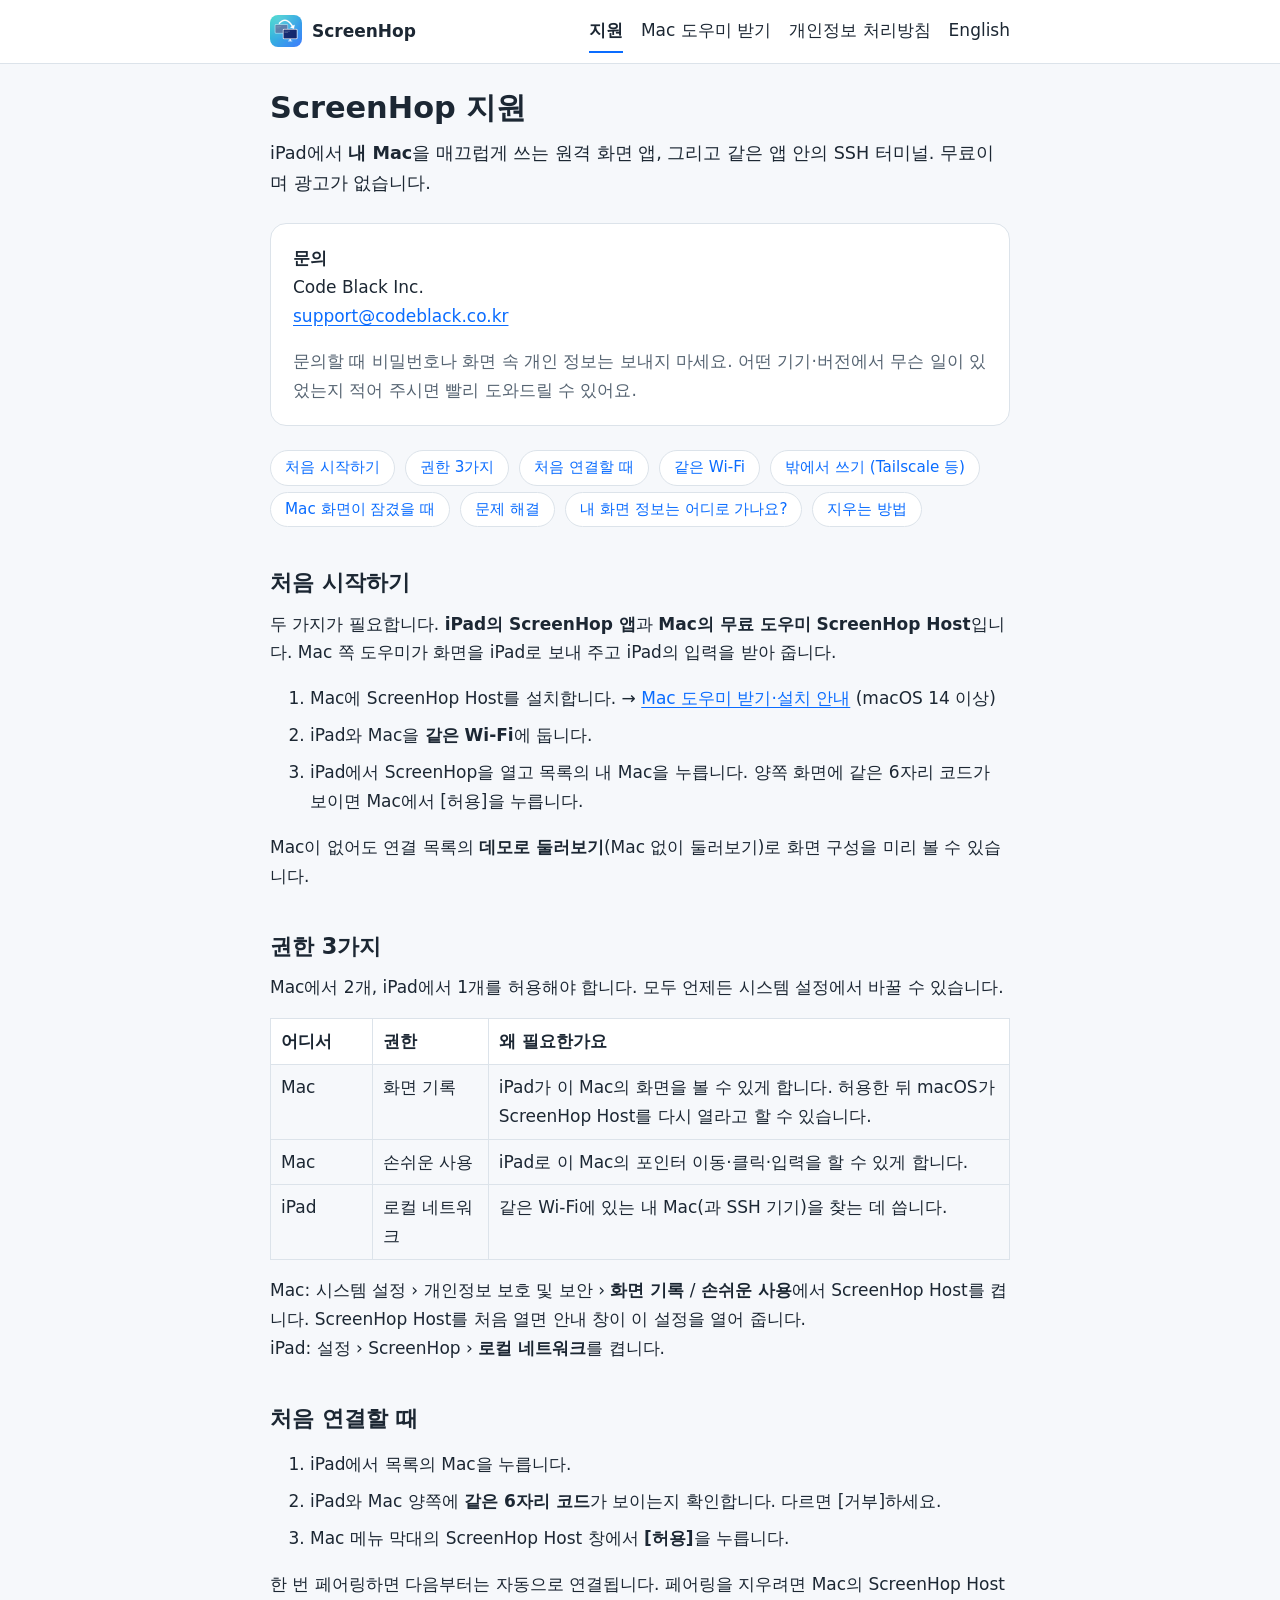
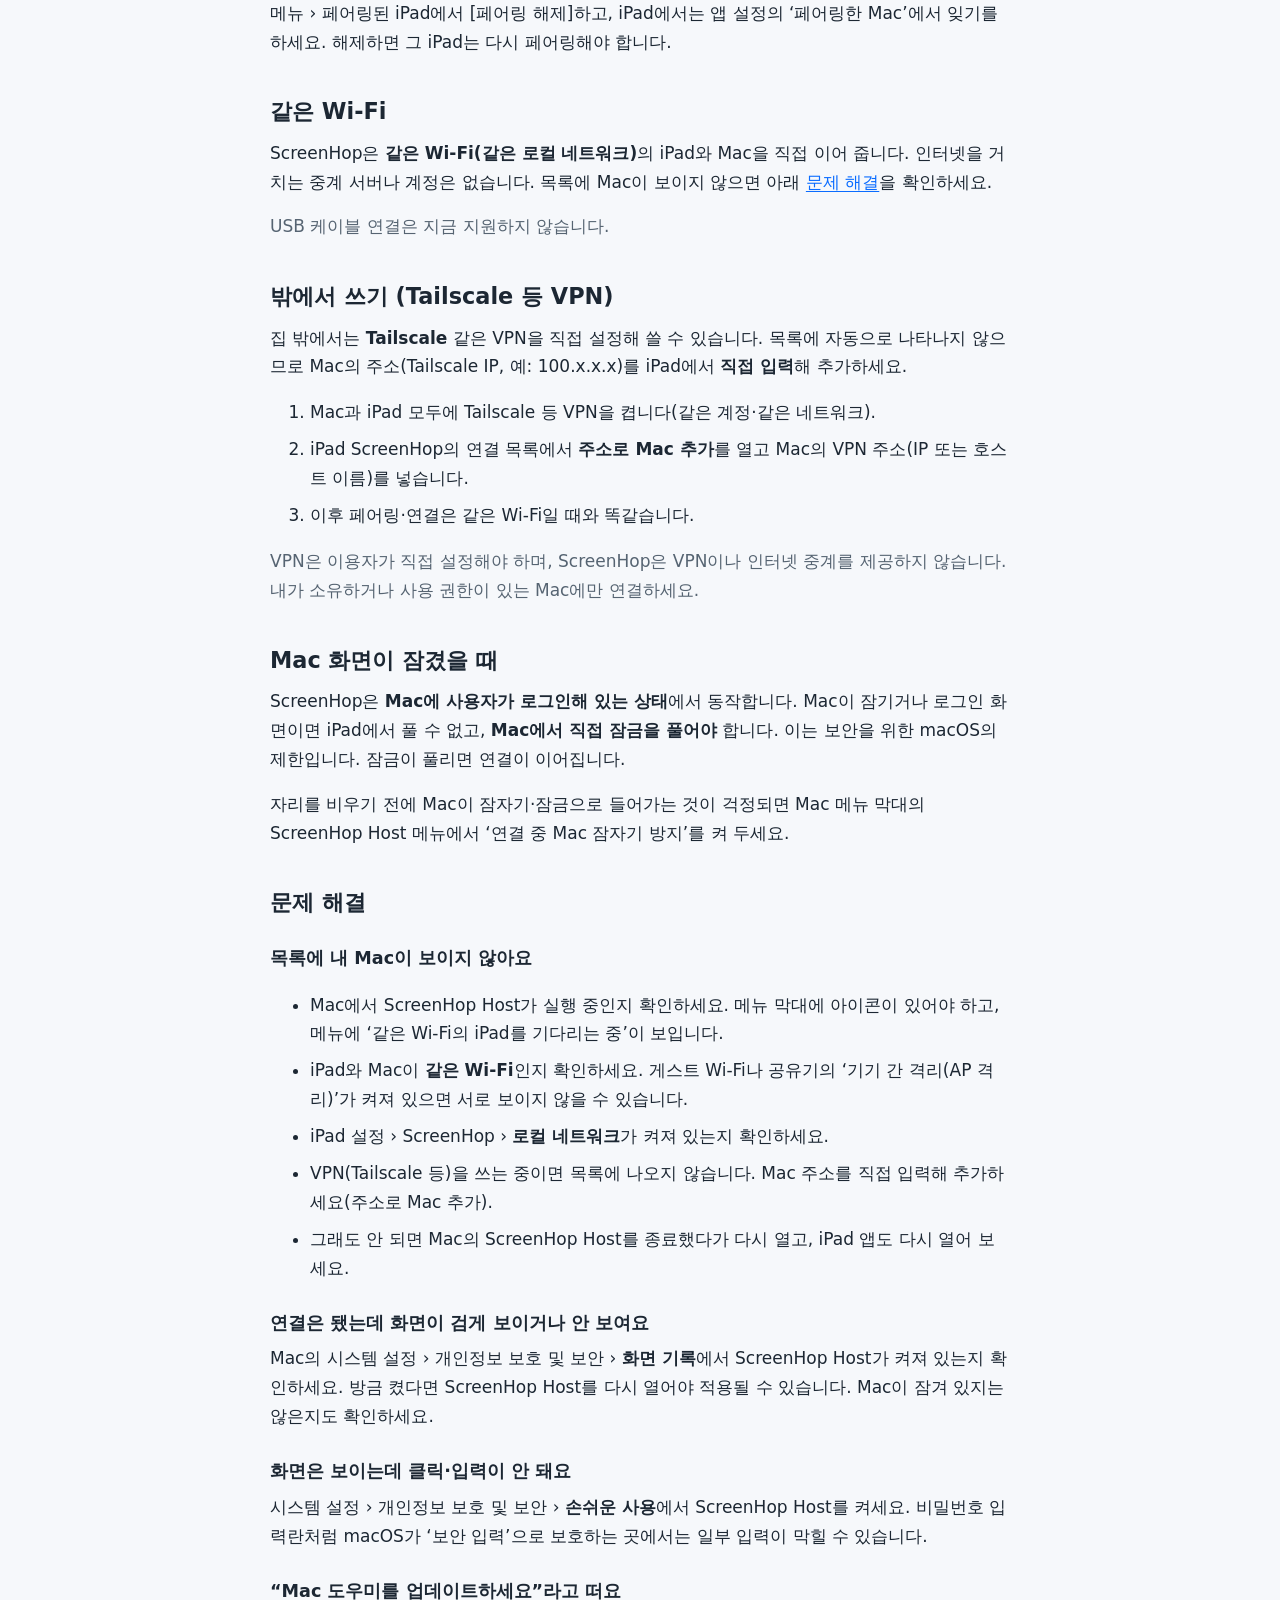
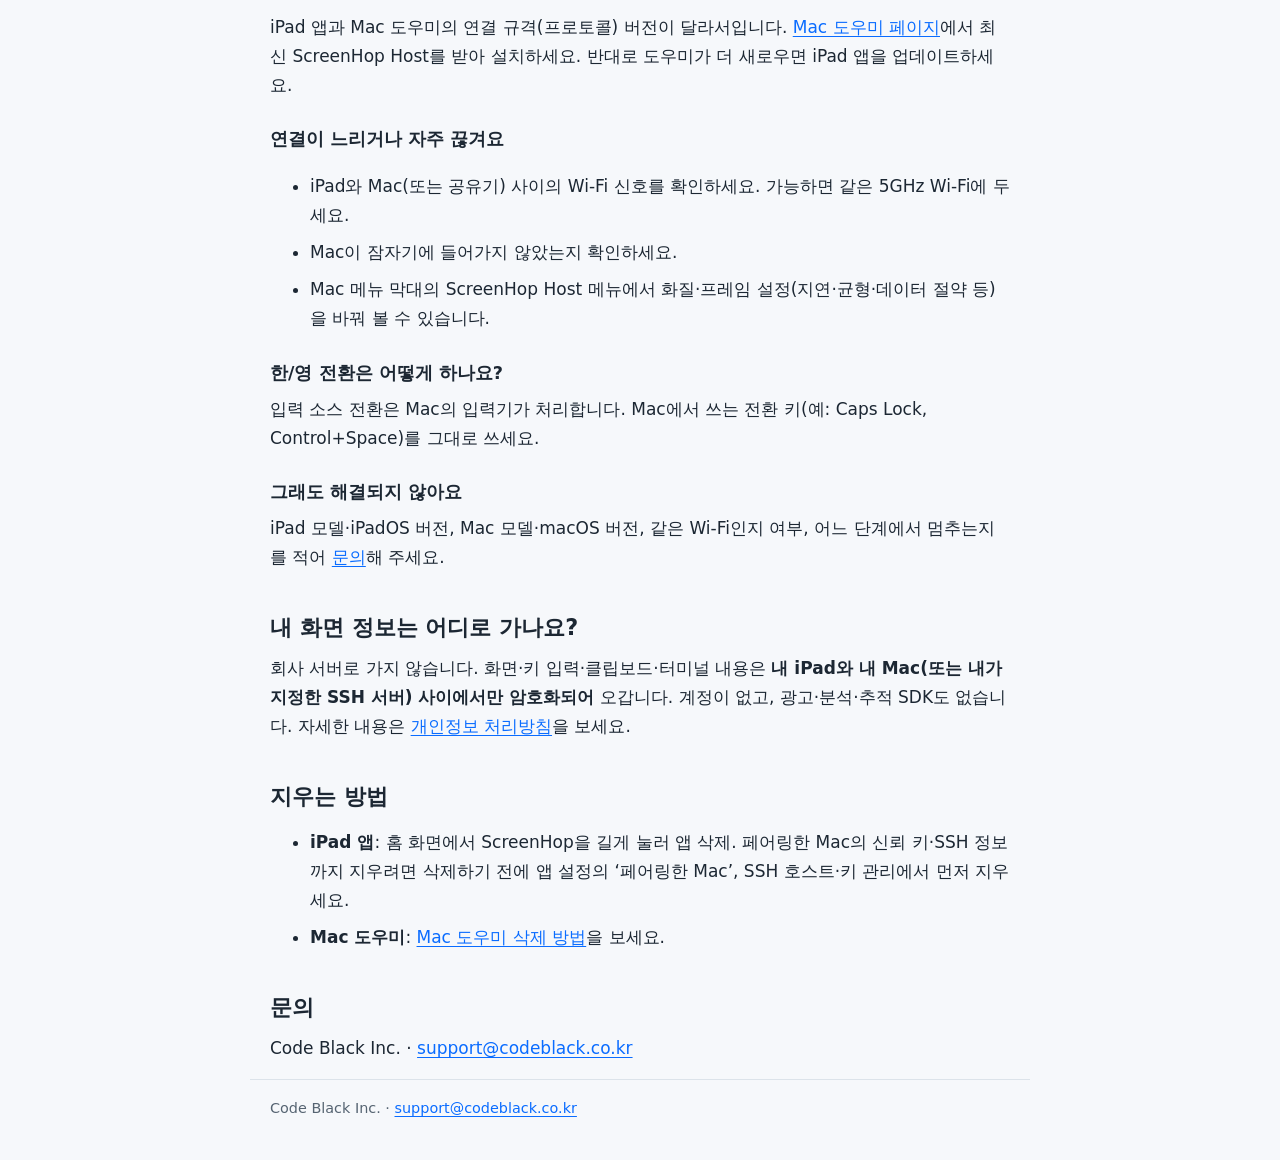
<file: index.html>
<!doctype html>
<html lang="ko"><head><meta charset="utf-8"><meta name="viewport" content="width=device-width,initial-scale=1">
<meta http-equiv="Content-Security-Policy" content="default-src 'none'; style-src 'self'; img-src 'self'; base-uri 'none'; form-action 'none'">
<title>ScreenHop 지원 · 자주 묻는 질문</title><meta name="description" content="ScreenHop(iPad용 Mac 원격 화면·SSH 터미널) 설치, 권한, 연결, 문제 해결 안내.">
<link rel="canonical" href="https://dr-coton.com/screenhop-support/"><link rel="alternate" hreflang="ko" href="https://dr-coton.com/screenhop-support/"><link rel="alternate" hreflang="en" href="https://dr-coton.com/screenhop-support/en/">
<link rel="icon" href="assets/icon.png"><link rel="stylesheet" href="style.css"></head>
<body><header class="top"><div class="wrap bar"><a class="brand" href="index.html"><img src="assets/icon.png" alt="" width="32" height="32"><span>ScreenHop</span></a>
<nav aria-label="메뉴"><a href="index.html" aria-current="page">지원</a><a href="download.html">Mac 도우미 받기</a><a href="privacy.html">개인정보 처리방침</a><a lang="en" href="en/">English</a></nav></div></header>
<main class="wrap">
<h1>ScreenHop 지원</h1>
<p class="lead">iPad에서 <strong>내 Mac</strong>을 매끄럽게 쓰는 원격 화면 앱, 그리고 같은 앱 안의 SSH 터미널. 무료이며 광고가 없습니다.</p>
<div class="card"><p><strong>문의</strong><br>Code Black Inc.<br><a href="mailto:support@codeblack.co.kr">support@codeblack.co.kr</a></p>
<p class="muted">문의할 때 비밀번호나 화면 속 개인 정보는 보내지 마세요. 어떤 기기·버전에서 무슨 일이 있었는지 적어 주시면 빨리 도와드릴 수 있어요.</p></div>
<nav class="toc" aria-label="이 페이지의 항목"><ul>
<li><a href="#start">처음 시작하기</a></li><li><a href="#permissions">권한 3가지</a></li><li><a href="#pairing">처음 연결할 때</a></li>
<li><a href="#wifi">같은 Wi-Fi</a></li><li><a href="#outside">밖에서 쓰기 (Tailscale 등)</a></li><li><a href="#lock">Mac 화면이 잠겼을 때</a></li>
<li><a href="#trouble">문제 해결</a></li><li><a href="#data">내 화면 정보는 어디로 가나요?</a></li><li><a href="#uninstall">지우는 방법</a></li></ul></nav>

<h2 id="start">처음 시작하기</h2>
<p>두 가지가 필요합니다. <strong>iPad의 ScreenHop 앱</strong>과 <strong>Mac의 무료 도우미 ScreenHop Host</strong>입니다. Mac 쪽 도우미가 화면을 iPad로 보내 주고 iPad의 입력을 받아 줍니다.</p>
<ol>
<li>Mac에 ScreenHop Host를 설치합니다. → <a href="download.html">Mac 도우미 받기·설치 안내</a> (macOS 14 이상)</li>
<li>iPad와 Mac을 <strong>같은 Wi-Fi</strong>에 둡니다.</li>
<li>iPad에서 ScreenHop을 열고 목록의 내 Mac을 누릅니다. 양쪽 화면에 같은 6자리 코드가 보이면 Mac에서 [허용]을 누릅니다.</li>
</ol>
<p>Mac이 없어도 연결 목록의 <strong>데모로 둘러보기</strong>(Mac 없이 둘러보기)로 화면 구성을 미리 볼 수 있습니다.</p>

<h2 id="permissions">권한 3가지</h2>
<p>Mac에서 2개, iPad에서 1개를 허용해야 합니다. 모두 언제든 시스템 설정에서 바꿀 수 있습니다.</p>
<table><thead><tr><th>어디서</th><th>권한</th><th>왜 필요한가요</th></tr></thead><tbody>
<tr><td>Mac</td><td>화면 기록</td><td>iPad가 이 Mac의 화면을 볼 수 있게 합니다. 허용한 뒤 macOS가 ScreenHop Host를 다시 열라고 할 수 있습니다.</td></tr>
<tr><td>Mac</td><td>손쉬운 사용</td><td>iPad로 이 Mac의 포인터 이동·클릭·입력을 할 수 있게 합니다.</td></tr>
<tr><td>iPad</td><td>로컬 네트워크</td><td>같은 Wi-Fi에 있는 내 Mac(과 SSH 기기)을 찾는 데 씁니다.</td></tr></tbody></table>
<p>Mac: 시스템 설정 › 개인정보 보호 및 보안 › <strong>화면 기록</strong> / <strong>손쉬운 사용</strong>에서 ScreenHop Host를 켭니다. ScreenHop Host를 처음 열면 안내 창이 이 설정을 열어 줍니다.<br>iPad: 설정 › ScreenHop › <strong>로컬 네트워크</strong>를 켭니다.</p>

<h2 id="pairing">처음 연결할 때</h2>
<ol>
<li>iPad에서 목록의 Mac을 누릅니다.</li>
<li>iPad와 Mac 양쪽에 <strong>같은 6자리 코드</strong>가 보이는지 확인합니다. 다르면 [거부]하세요.</li>
<li>Mac 메뉴 막대의 ScreenHop Host 창에서 <strong>[허용]</strong>을 누릅니다.</li>
</ol>
<p>한 번 페어링하면 다음부터는 자동으로 연결됩니다. 페어링을 지우려면 Mac의 ScreenHop Host 메뉴 › 페어링된 iPad에서 [페어링 해제]하고, iPad에서는 앱 설정의 ‘페어링한 Mac’에서 잊기를 하세요. 해제하면 그 iPad는 다시 페어링해야 합니다.</p>

<h2 id="wifi">같은 Wi-Fi</h2>
<p>ScreenHop은 <strong>같은 Wi-Fi(같은 로컬 네트워크)</strong>의 iPad와 Mac을 직접 이어 줍니다. 인터넷을 거치는 중계 서버나 계정은 없습니다. 목록에 Mac이 보이지 않으면 아래 <a href="#trouble">문제 해결</a>을 확인하세요.</p>
<p class="muted">USB 케이블 연결은 지금 지원하지 않습니다.</p>

<h2 id="outside">밖에서 쓰기 (Tailscale 등 VPN)</h2>
<p>집 밖에서는 <strong>Tailscale</strong> 같은 VPN을 직접 설정해 쓸 수 있습니다. 목록에 자동으로 나타나지 않으므로 Mac의 주소(Tailscale IP, 예: 100.x.x.x)를 iPad에서 <strong>직접 입력</strong>해 추가하세요.</p>
<ol>
<li>Mac과 iPad 모두에 Tailscale 등 VPN을 켭니다(같은 계정·같은 네트워크).</li>
<li>iPad ScreenHop의 연결 목록에서 <strong>주소로 Mac 추가</strong>를 열고 Mac의 VPN 주소(IP 또는 호스트 이름)를 넣습니다.</li>
<li>이후 페어링·연결은 같은 Wi-Fi일 때와 똑같습니다.</li>
</ol>
<p class="muted">VPN은 이용자가 직접 설정해야 하며, ScreenHop은 VPN이나 인터넷 중계를 제공하지 않습니다. 내가 소유하거나 사용 권한이 있는 Mac에만 연결하세요.</p>

<h2 id="lock">Mac 화면이 잠겼을 때</h2>
<p>ScreenHop은 <strong>Mac에 사용자가 로그인해 있는 상태</strong>에서 동작합니다. Mac이 잠기거나 로그인 화면이면 iPad에서 풀 수 없고, <strong>Mac에서 직접 잠금을 풀어야</strong> 합니다. 이는 보안을 위한 macOS의 제한입니다. 잠금이 풀리면 연결이 이어집니다.</p>
<p>자리를 비우기 전에 Mac이 잠자기·잠금으로 들어가는 것이 걱정되면 Mac 메뉴 막대의 ScreenHop Host 메뉴에서 ‘연결 중 Mac 잠자기 방지’를 켜 두세요.</p>

<h2 id="trouble">문제 해결</h2>
<h3>목록에 내 Mac이 보이지 않아요</h3>
<ul>
<li>Mac에서 ScreenHop Host가 실행 중인지 확인하세요. 메뉴 막대에 아이콘이 있어야 하고, 메뉴에 ‘같은 Wi-Fi의 iPad를 기다리는 중’이 보입니다.</li>
<li>iPad와 Mac이 <strong>같은 Wi-Fi</strong>인지 확인하세요. 게스트 Wi-Fi나 공유기의 ‘기기 간 격리(AP 격리)’가 켜져 있으면 서로 보이지 않을 수 있습니다.</li>
<li>iPad 설정 › ScreenHop › <strong>로컬 네트워크</strong>가 켜져 있는지 확인하세요.</li>
<li>VPN(Tailscale 등)을 쓰는 중이면 목록에 나오지 않습니다. Mac 주소를 직접 입력해 추가하세요(주소로 Mac 추가).</li>
<li>그래도 안 되면 Mac의 ScreenHop Host를 종료했다가 다시 열고, iPad 앱도 다시 열어 보세요.</li>
</ul>
<h3>연결은 됐는데 화면이 검게 보이거나 안 보여요</h3>
<p>Mac의 시스템 설정 › 개인정보 보호 및 보안 › <strong>화면 기록</strong>에서 ScreenHop Host가 켜져 있는지 확인하세요. 방금 켰다면 ScreenHop Host를 다시 열어야 적용될 수 있습니다. Mac이 잠겨 있지는 않은지도 확인하세요.</p>
<h3>화면은 보이는데 클릭·입력이 안 돼요</h3>
<p>시스템 설정 › 개인정보 보호 및 보안 › <strong>손쉬운 사용</strong>에서 ScreenHop Host를 켜세요. 비밀번호 입력란처럼 macOS가 ‘보안 입력’으로 보호하는 곳에서는 일부 입력이 막힐 수 있습니다.</p>
<h3>“Mac 도우미를 업데이트하세요”라고 떠요</h3>
<p>iPad 앱과 Mac 도우미의 연결 규격(프로토콜) 버전이 달라서입니다. <a href="download.html">Mac 도우미 페이지</a>에서 최신 ScreenHop Host를 받아 설치하세요. 반대로 도우미가 더 새로우면 iPad 앱을 업데이트하세요.</p>
<h3>연결이 느리거나 자주 끊겨요</h3>
<ul>
<li>iPad와 Mac(또는 공유기) 사이의 Wi-Fi 신호를 확인하세요. 가능하면 같은 5GHz Wi-Fi에 두세요.</li>
<li>Mac이 잠자기에 들어가지 않았는지 확인하세요.</li>
<li>Mac 메뉴 막대의 ScreenHop Host 메뉴에서 화질·프레임 설정(지연·균형·데이터 절약 등)을 바꿔 볼 수 있습니다.</li>
</ul>
<h3>한/영 전환은 어떻게 하나요?</h3>
<p>입력 소스 전환은 Mac의 입력기가 처리합니다. Mac에서 쓰는 전환 키(예: Caps Lock, Control+Space)를 그대로 쓰세요.</p>
<h3>그래도 해결되지 않아요</h3>
<p>iPad 모델·iPadOS 버전, Mac 모델·macOS 버전, 같은 Wi-Fi인지 여부, 어느 단계에서 멈추는지를 적어 <a href="#contact">문의</a>해 주세요.</p>

<h2 id="data">내 화면 정보는 어디로 가나요?</h2>
<p>회사 서버로 가지 않습니다. 화면·키 입력·클립보드·터미널 내용은 <strong>내 iPad와 내 Mac(또는 내가 지정한 SSH 서버) 사이에서만 암호화되어</strong> 오갑니다. 계정이 없고, 광고·분석·추적 SDK도 없습니다. 자세한 내용은 <a href="privacy.html">개인정보 처리방침</a>을 보세요.</p>

<h2 id="uninstall">지우는 방법</h2>
<ul>
<li><strong>iPad 앱</strong>: 홈 화면에서 ScreenHop을 길게 눌러 앱 삭제. 페어링한 Mac의 신뢰 키·SSH 정보까지 지우려면 삭제하기 전에 앱 설정의 ‘페어링한 Mac’, SSH 호스트·키 관리에서 먼저 지우세요.</li>
<li><strong>Mac 도우미</strong>: <a href="download.html#uninstall">Mac 도우미 삭제 방법</a>을 보세요.</li>
</ul>

<h2 id="contact">문의</h2>
<p>Code Black Inc. · <a href="mailto:support@codeblack.co.kr">support@codeblack.co.kr</a></p>
</main>
<footer class="wrap foot">Code Black Inc. · <a href="mailto:support@codeblack.co.kr">support@codeblack.co.kr</a></footer></body></html>
</file>
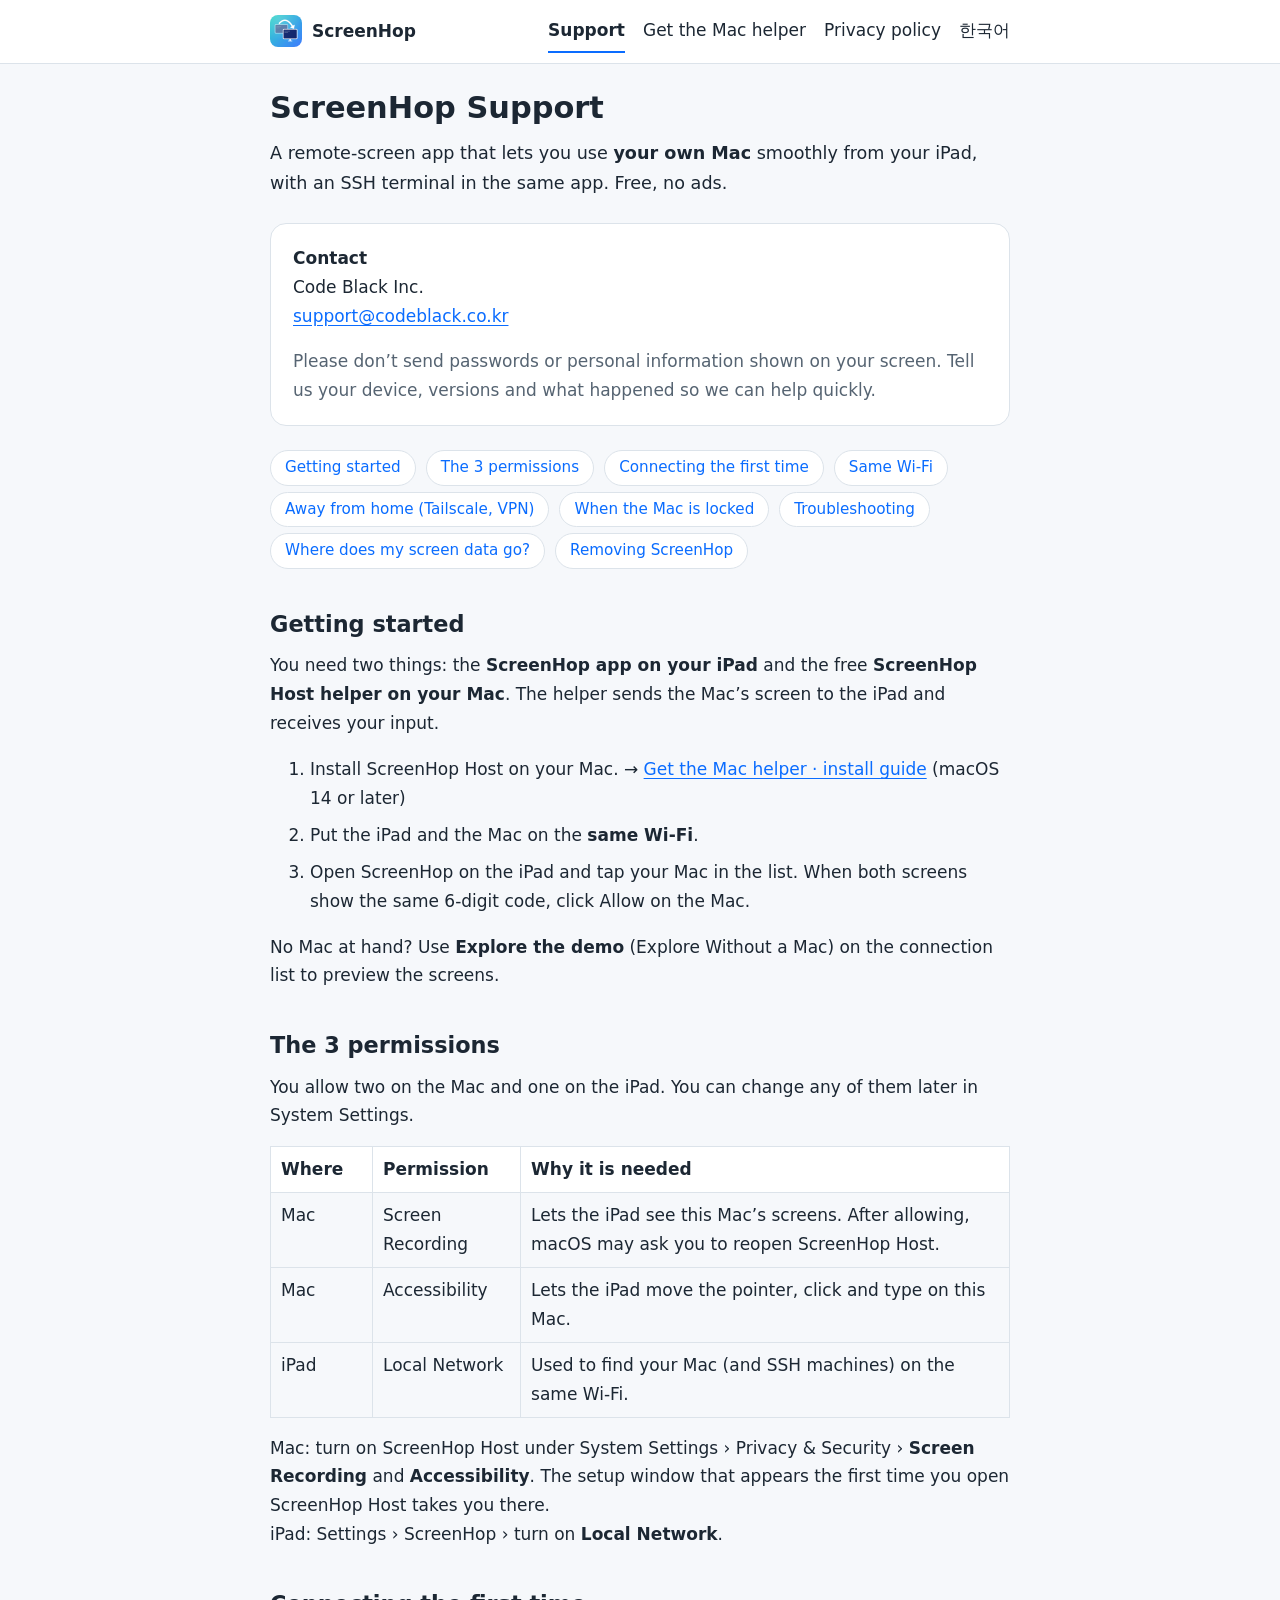
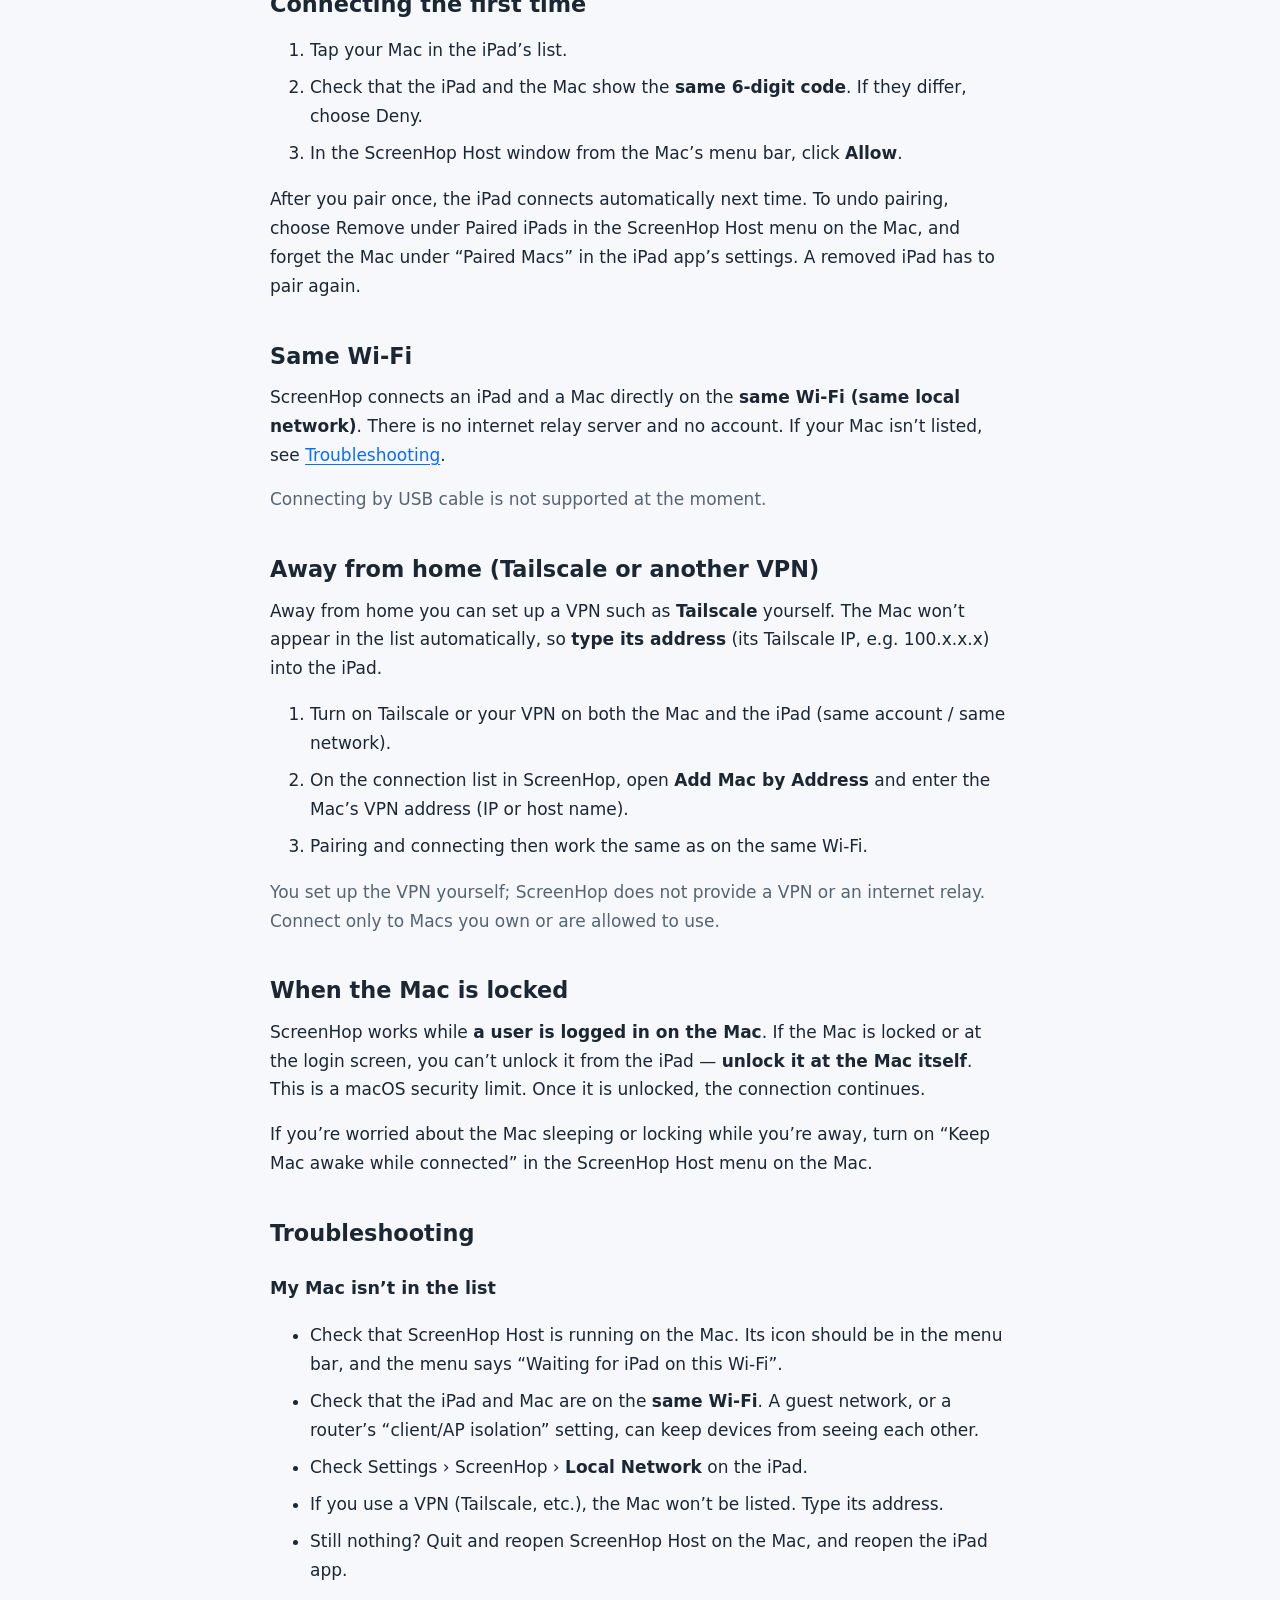
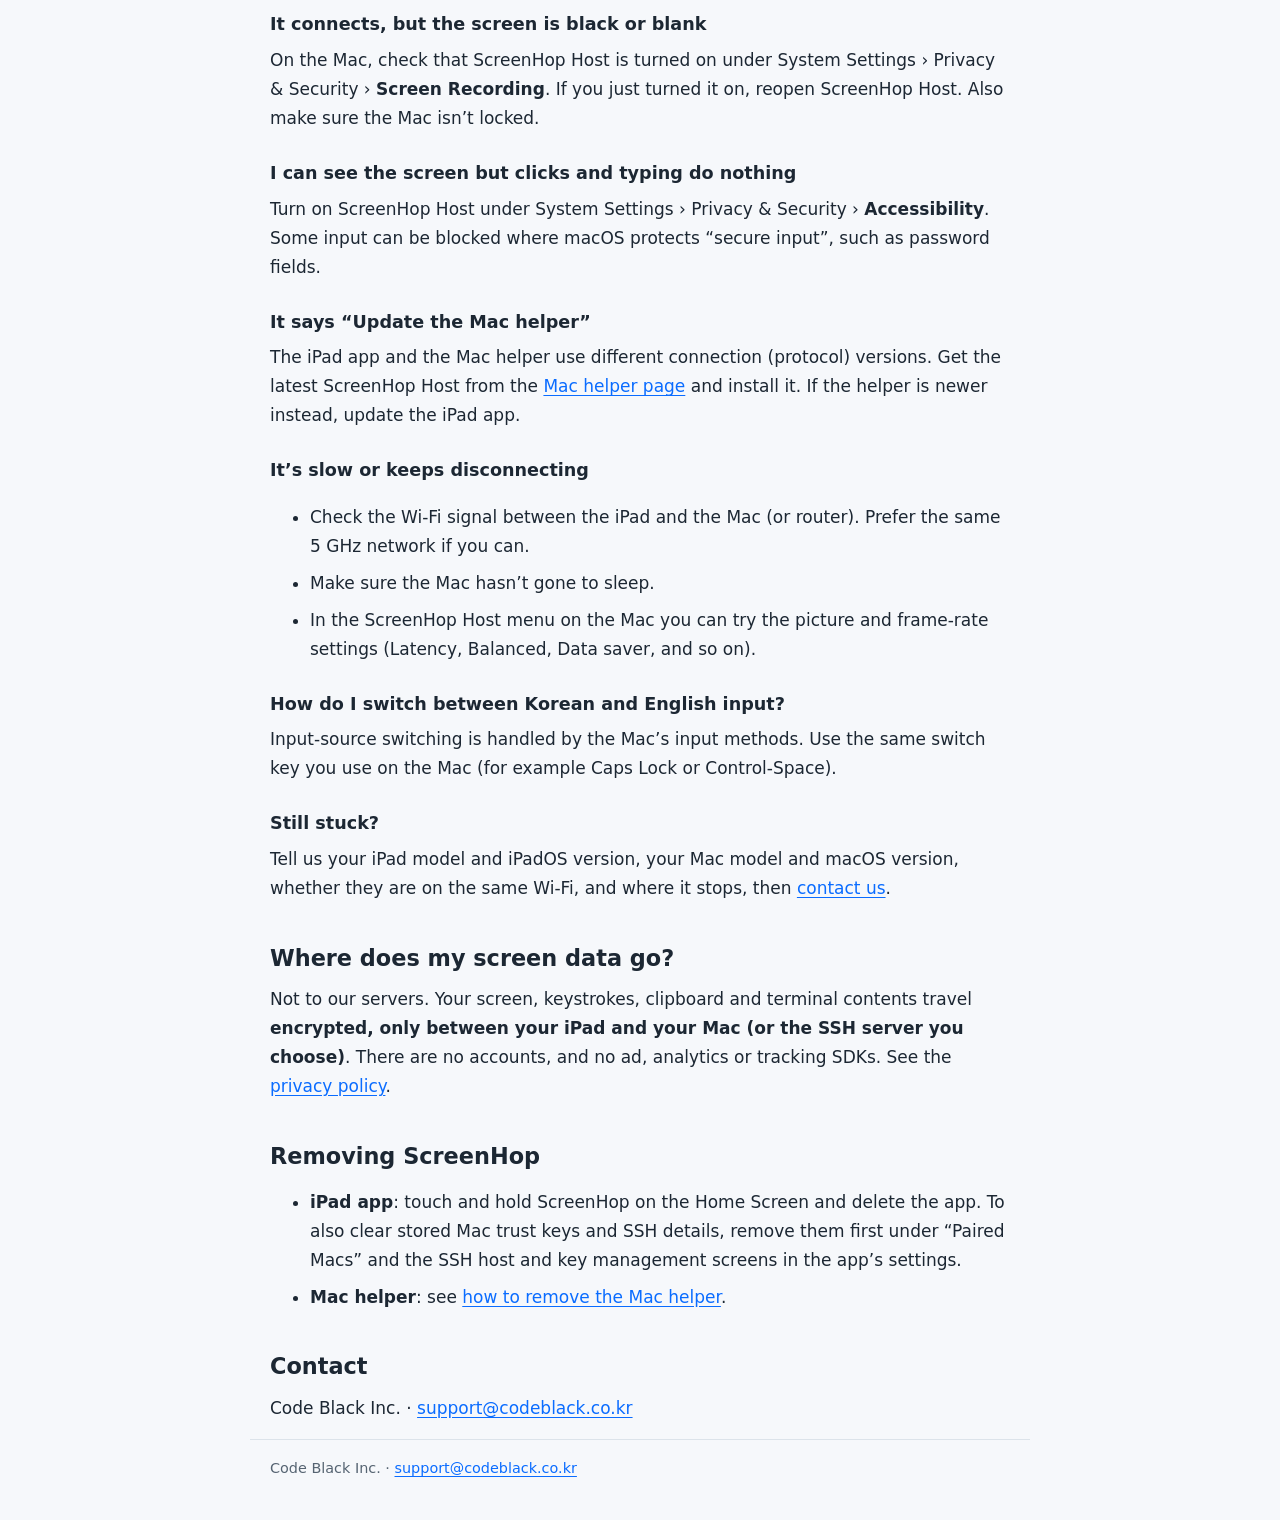
<file: en/index.html>
<!doctype html>
<html lang="en"><head><meta charset="utf-8"><meta name="viewport" content="width=device-width,initial-scale=1">
<meta http-equiv="Content-Security-Policy" content="default-src 'none'; style-src 'self'; img-src 'self'; base-uri 'none'; form-action 'none'">
<title>ScreenHop Support · FAQ</title><meta name="description" content="Setup, permissions, connecting and troubleshooting for ScreenHop (Mac remote screen and SSH terminal for iPad).">
<link rel="canonical" href="https://dr-coton.com/screenhop-support/en/"><link rel="alternate" hreflang="ko" href="https://dr-coton.com/screenhop-support/"><link rel="alternate" hreflang="en" href="https://dr-coton.com/screenhop-support/en/">
<link rel="icon" href="../assets/icon.png"><link rel="stylesheet" href="../style.css"></head>
<body><header class="top"><div class="wrap bar"><a class="brand" href="index.html"><img src="../assets/icon.png" alt="" width="32" height="32"><span>ScreenHop</span></a>
<nav aria-label="Menu"><a href="index.html" aria-current="page">Support</a><a href="download.html">Get the Mac helper</a><a href="privacy.html">Privacy policy</a><a lang="ko" href="../">한국어</a></nav></div></header>
<main class="wrap">
<h1>ScreenHop Support</h1>
<p class="lead">A remote-screen app that lets you use <strong>your own Mac</strong> smoothly from your iPad, with an SSH terminal in the same app. Free, no ads.</p>
<div class="card"><p><strong>Contact</strong><br>Code Black Inc.<br><a href="mailto:support@codeblack.co.kr">support@codeblack.co.kr</a></p>
<p class="muted">Please don’t send passwords or personal information shown on your screen. Tell us your device, versions and what happened so we can help quickly.</p></div>
<nav class="toc" aria-label="On this page"><ul>
<li><a href="#start">Getting started</a></li><li><a href="#permissions">The 3 permissions</a></li><li><a href="#pairing">Connecting the first time</a></li>
<li><a href="#wifi">Same Wi-Fi</a></li><li><a href="#outside">Away from home (Tailscale, VPN)</a></li><li><a href="#lock">When the Mac is locked</a></li>
<li><a href="#trouble">Troubleshooting</a></li><li><a href="#data">Where does my screen data go?</a></li><li><a href="#uninstall">Removing ScreenHop</a></li></ul></nav>

<h2 id="start">Getting started</h2>
<p>You need two things: the <strong>ScreenHop app on your iPad</strong> and the free <strong>ScreenHop Host helper on your Mac</strong>. The helper sends the Mac’s screen to the iPad and receives your input.</p>
<ol>
<li>Install ScreenHop Host on your Mac. → <a href="download.html">Get the Mac helper · install guide</a> (macOS 14 or later)</li>
<li>Put the iPad and the Mac on the <strong>same Wi-Fi</strong>.</li>
<li>Open ScreenHop on the iPad and tap your Mac in the list. When both screens show the same 6-digit code, click Allow on the Mac.</li>
</ol>
<p>No Mac at hand? Use <strong>Explore the demo</strong> (Explore Without a Mac) on the connection list to preview the screens.</p>

<h2 id="permissions">The 3 permissions</h2>
<p>You allow two on the Mac and one on the iPad. You can change any of them later in System Settings.</p>
<table><thead><tr><th>Where</th><th>Permission</th><th>Why it is needed</th></tr></thead><tbody>
<tr><td>Mac</td><td>Screen Recording</td><td>Lets the iPad see this Mac’s screens. After allowing, macOS may ask you to reopen ScreenHop Host.</td></tr>
<tr><td>Mac</td><td>Accessibility</td><td>Lets the iPad move the pointer, click and type on this Mac.</td></tr>
<tr><td>iPad</td><td>Local Network</td><td>Used to find your Mac (and SSH machines) on the same Wi-Fi.</td></tr></tbody></table>
<p>Mac: turn on ScreenHop Host under System Settings › Privacy &amp; Security › <strong>Screen Recording</strong> and <strong>Accessibility</strong>. The setup window that appears the first time you open ScreenHop Host takes you there.<br>iPad: Settings › ScreenHop › turn on <strong>Local Network</strong>.</p>

<h2 id="pairing">Connecting the first time</h2>
<ol>
<li>Tap your Mac in the iPad’s list.</li>
<li>Check that the iPad and the Mac show the <strong>same 6-digit code</strong>. If they differ, choose Deny.</li>
<li>In the ScreenHop Host window from the Mac’s menu bar, click <strong>Allow</strong>.</li>
</ol>
<p>After you pair once, the iPad connects automatically next time. To undo pairing, choose Remove under Paired iPads in the ScreenHop Host menu on the Mac, and forget the Mac under “Paired Macs” in the iPad app’s settings. A removed iPad has to pair again.</p>

<h2 id="wifi">Same Wi-Fi</h2>
<p>ScreenHop connects an iPad and a Mac directly on the <strong>same Wi-Fi (same local network)</strong>. There is no internet relay server and no account. If your Mac isn’t listed, see <a href="#trouble">Troubleshooting</a>.</p>
<p class="muted">Connecting by USB cable is not supported at the moment.</p>

<h2 id="outside">Away from home (Tailscale or another VPN)</h2>
<p>Away from home you can set up a VPN such as <strong>Tailscale</strong> yourself. The Mac won’t appear in the list automatically, so <strong>type its address</strong> (its Tailscale IP, e.g. 100.x.x.x) into the iPad.</p>
<ol>
<li>Turn on Tailscale or your VPN on both the Mac and the iPad (same account / same network).</li>
<li>On the connection list in ScreenHop, open <strong>Add Mac by Address</strong> and enter the Mac’s VPN address (IP or host name).</li>
<li>Pairing and connecting then work the same as on the same Wi-Fi.</li>
</ol>
<p class="muted">You set up the VPN yourself; ScreenHop does not provide a VPN or an internet relay. Connect only to Macs you own or are allowed to use.</p>

<h2 id="lock">When the Mac is locked</h2>
<p>ScreenHop works while <strong>a user is logged in on the Mac</strong>. If the Mac is locked or at the login screen, you can’t unlock it from the iPad — <strong>unlock it at the Mac itself</strong>. This is a macOS security limit. Once it is unlocked, the connection continues.</p>
<p>If you’re worried about the Mac sleeping or locking while you’re away, turn on “Keep Mac awake while connected” in the ScreenHop Host menu on the Mac.</p>

<h2 id="trouble">Troubleshooting</h2>
<h3>My Mac isn’t in the list</h3>
<ul>
<li>Check that ScreenHop Host is running on the Mac. Its icon should be in the menu bar, and the menu says “Waiting for iPad on this Wi-Fi”.</li>
<li>Check that the iPad and Mac are on the <strong>same Wi-Fi</strong>. A guest network, or a router’s “client/AP isolation” setting, can keep devices from seeing each other.</li>
<li>Check Settings › ScreenHop › <strong>Local Network</strong> on the iPad.</li>
<li>If you use a VPN (Tailscale, etc.), the Mac won’t be listed. Type its address.</li>
<li>Still nothing? Quit and reopen ScreenHop Host on the Mac, and reopen the iPad app.</li>
</ul>
<h3>It connects, but the screen is black or blank</h3>
<p>On the Mac, check that ScreenHop Host is turned on under System Settings › Privacy &amp; Security › <strong>Screen Recording</strong>. If you just turned it on, reopen ScreenHop Host. Also make sure the Mac isn’t locked.</p>
<h3>I can see the screen but clicks and typing do nothing</h3>
<p>Turn on ScreenHop Host under System Settings › Privacy &amp; Security › <strong>Accessibility</strong>. Some input can be blocked where macOS protects “secure input”, such as password fields.</p>
<h3>It says “Update the Mac helper”</h3>
<p>The iPad app and the Mac helper use different connection (protocol) versions. Get the latest ScreenHop Host from the <a href="download.html">Mac helper page</a> and install it. If the helper is newer instead, update the iPad app.</p>
<h3>It’s slow or keeps disconnecting</h3>
<ul>
<li>Check the Wi-Fi signal between the iPad and the Mac (or router). Prefer the same 5 GHz network if you can.</li>
<li>Make sure the Mac hasn’t gone to sleep.</li>
<li>In the ScreenHop Host menu on the Mac you can try the picture and frame-rate settings (Latency, Balanced, Data saver, and so on).</li>
</ul>
<h3>How do I switch between Korean and English input?</h3>
<p>Input-source switching is handled by the Mac’s input methods. Use the same switch key you use on the Mac (for example Caps Lock or Control-Space).</p>
<h3>Still stuck?</h3>
<p>Tell us your iPad model and iPadOS version, your Mac model and macOS version, whether they are on the same Wi-Fi, and where it stops, then <a href="#contact">contact us</a>.</p>

<h2 id="data">Where does my screen data go?</h2>
<p>Not to our servers. Your screen, keystrokes, clipboard and terminal contents travel <strong>encrypted, only between your iPad and your Mac (or the SSH server you choose)</strong>. There are no accounts, and no ad, analytics or tracking SDKs. See the <a href="privacy.html">privacy policy</a>.</p>

<h2 id="uninstall">Removing ScreenHop</h2>
<ul>
<li><strong>iPad app</strong>: touch and hold ScreenHop on the Home Screen and delete the app. To also clear stored Mac trust keys and SSH details, remove them first under “Paired Macs” and the SSH host and key management screens in the app’s settings.</li>
<li><strong>Mac helper</strong>: see <a href="download.html#uninstall">how to remove the Mac helper</a>.</li>
</ul>

<h2 id="contact">Contact</h2>
<p>Code Black Inc. · <a href="mailto:support@codeblack.co.kr">support@codeblack.co.kr</a></p>
</main>
<footer class="wrap foot">Code Black Inc. · <a href="mailto:support@codeblack.co.kr">support@codeblack.co.kr</a></footer></body></html>
</file>
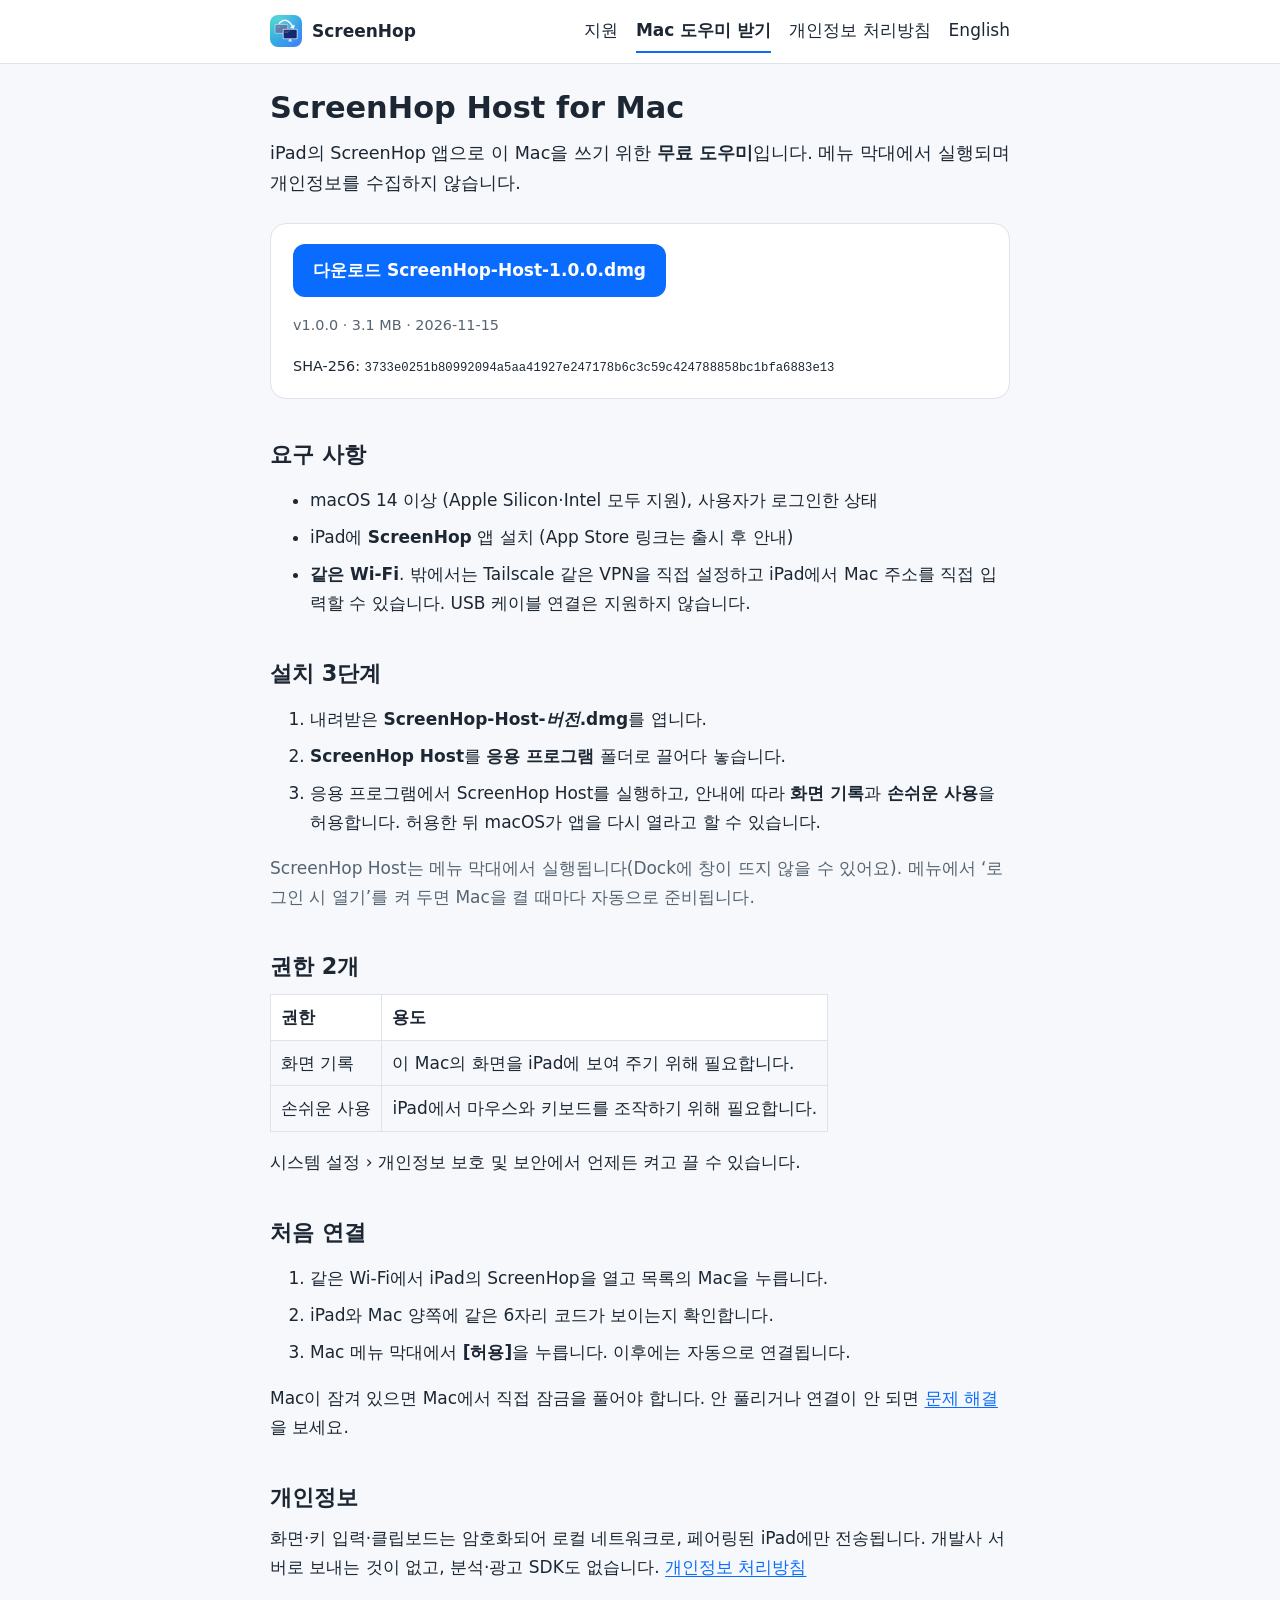
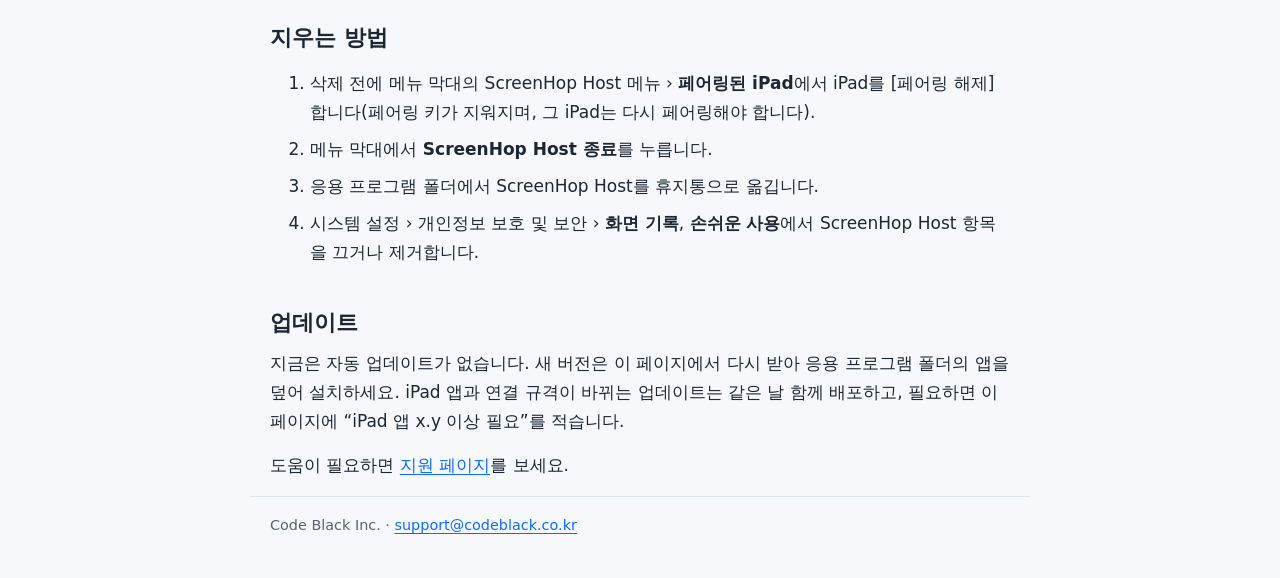
<file: download.html>
<!doctype html>
<html lang="ko"><head><meta charset="utf-8"><meta name="viewport" content="width=device-width,initial-scale=1">
<meta http-equiv="Content-Security-Policy" content="default-src 'none'; style-src 'self'; img-src 'self'; base-uri 'none'; form-action 'none'">
<title>ScreenHop Host for Mac 다운로드</title><meta name="description" content="iPad에서 내 Mac을 쓰기 위한 무료 도우미 ScreenHop Host. 요구 사항, 설치 방법, 삭제 방법.">
<link rel="canonical" href="https://dr-coton.com/screenhop-support/download.html"><link rel="alternate" hreflang="ko" href="https://dr-coton.com/screenhop-support/download.html"><link rel="alternate" hreflang="en" href="https://dr-coton.com/screenhop-support/en/download.html">
<link rel="icon" href="assets/icon.png"><link rel="stylesheet" href="style.css"></head>
<body><header class="top"><div class="wrap bar"><a class="brand" href="index.html"><img src="assets/icon.png" alt="" width="32" height="32"><span>ScreenHop</span></a>
<nav aria-label="메뉴"><a href="index.html">지원</a><a href="download.html" aria-current="page">Mac 도우미 받기</a><a href="privacy.html">개인정보 처리방침</a><a lang="en" href="en/download.html">English</a></nav></div></header>
<main class="wrap">
<h1>ScreenHop Host for Mac</h1>
<p class="lead">iPad의 ScreenHop 앱으로 이 Mac을 쓰기 위한 <strong>무료 도우미</strong>입니다. 메뉴 막대에서 실행되며 개인정보를 수집하지 않습니다.</p>
<div class="card dl"><p><a class="btn" href="https://github.com/dr-coton/screenhop-support/releases/download/host-1.0.0/ScreenHop-Host-1.0.0.dmg">다운로드 ScreenHop-Host-1.0.0.dmg</a></p><p class="muted small">v1.0.0 · 3.1 MB · 2026-11-15</p><p class="small">SHA-256: <code>3733e0251b80992094a5aa41927e247178b6c3c59c424788858bc1bfa6883e13</code></p></div>
<h2>요구 사항</h2>
<ul>
<li>macOS 14 이상 (Apple Silicon·Intel 모두 지원), 사용자가 로그인한 상태</li>
<li>iPad에 <strong>ScreenHop</strong> 앱 설치 (App Store 링크는 출시 후 안내)</li>
<li><strong>같은 Wi-Fi</strong>. 밖에서는 Tailscale 같은 VPN을 직접 설정하고 iPad에서 Mac 주소를 직접 입력할 수 있습니다. USB 케이블 연결은 지원하지 않습니다.</li>
</ul>
<h2>설치 3단계</h2>
<ol>
<li>내려받은 <strong>ScreenHop-Host-<em>버전</em>.dmg</strong>를 엽니다.</li>
<li><strong>ScreenHop Host</strong>를 <strong>응용 프로그램</strong> 폴더로 끌어다 놓습니다.</li>
<li>응용 프로그램에서 ScreenHop Host를 실행하고, 안내에 따라 <strong>화면 기록</strong>과 <strong>손쉬운 사용</strong>을 허용합니다. 허용한 뒤 macOS가 앱을 다시 열라고 할 수 있습니다.</li>
</ol>
<p class="muted">ScreenHop Host는 메뉴 막대에서 실행됩니다(Dock에 창이 뜨지 않을 수 있어요). 메뉴에서 ‘로그인 시 열기’를 켜 두면 Mac을 켤 때마다 자동으로 준비됩니다.</p>
<h2>권한 2개</h2>
<table><thead><tr><th>권한</th><th>용도</th></tr></thead><tbody>
<tr><td>화면 기록</td><td>이 Mac의 화면을 iPad에 보여 주기 위해 필요합니다.</td></tr>
<tr><td>손쉬운 사용</td><td>iPad에서 마우스와 키보드를 조작하기 위해 필요합니다.</td></tr></tbody></table>
<p>시스템 설정 › 개인정보 보호 및 보안에서 언제든 켜고 끌 수 있습니다.</p>
<h2>처음 연결</h2>
<ol>
<li>같은 Wi-Fi에서 iPad의 ScreenHop을 열고 목록의 Mac을 누릅니다.</li>
<li>iPad와 Mac 양쪽에 같은 6자리 코드가 보이는지 확인합니다.</li>
<li>Mac 메뉴 막대에서 <strong>[허용]</strong>을 누릅니다. 이후에는 자동으로 연결됩니다.</li>
</ol>
<p>Mac이 잠겨 있으면 Mac에서 직접 잠금을 풀어야 합니다. 안 풀리거나 연결이 안 되면 <a href="index.html#trouble">문제 해결</a>을 보세요.</p>
<h2>개인정보</h2>
<p>화면·키 입력·클립보드는 암호화되어 로컬 네트워크로, 페어링된 iPad에만 전송됩니다. 개발사 서버로 보내는 것이 없고, 분석·광고 SDK도 없습니다. <a href="privacy.html">개인정보 처리방침</a></p>
<h2 id="uninstall">지우는 방법</h2>
<ol>
<li>삭제 전에 메뉴 막대의 ScreenHop Host 메뉴 › <strong>페어링된 iPad</strong>에서 iPad를 [페어링 해제]합니다(페어링 키가 지워지며, 그 iPad는 다시 페어링해야 합니다).</li>
<li>메뉴 막대에서 <strong>ScreenHop Host 종료</strong>를 누릅니다.</li>
<li>응용 프로그램 폴더에서 ScreenHop Host를 휴지통으로 옮깁니다.</li>
<li>시스템 설정 › 개인정보 보호 및 보안 › <strong>화면 기록</strong>, <strong>손쉬운 사용</strong>에서 ScreenHop Host 항목을 끄거나 제거합니다.</li>
</ol>
<h2>업데이트</h2>
<p>지금은 자동 업데이트가 없습니다. 새 버전은 이 페이지에서 다시 받아 응용 프로그램 폴더의 앱을 덮어 설치하세요. iPad 앱과 연결 규격이 바뀌는 업데이트는 같은 날 함께 배포하고, 필요하면 이 페이지에 “iPad 앱 x.y 이상 필요”를 적습니다.</p>
<p>도움이 필요하면 <a href="index.html">지원 페이지</a>를 보세요.</p>
</main>
<footer class="wrap foot">Code Black Inc. · <a href="mailto:support@codeblack.co.kr">support@codeblack.co.kr</a></footer></body></html>
</file>
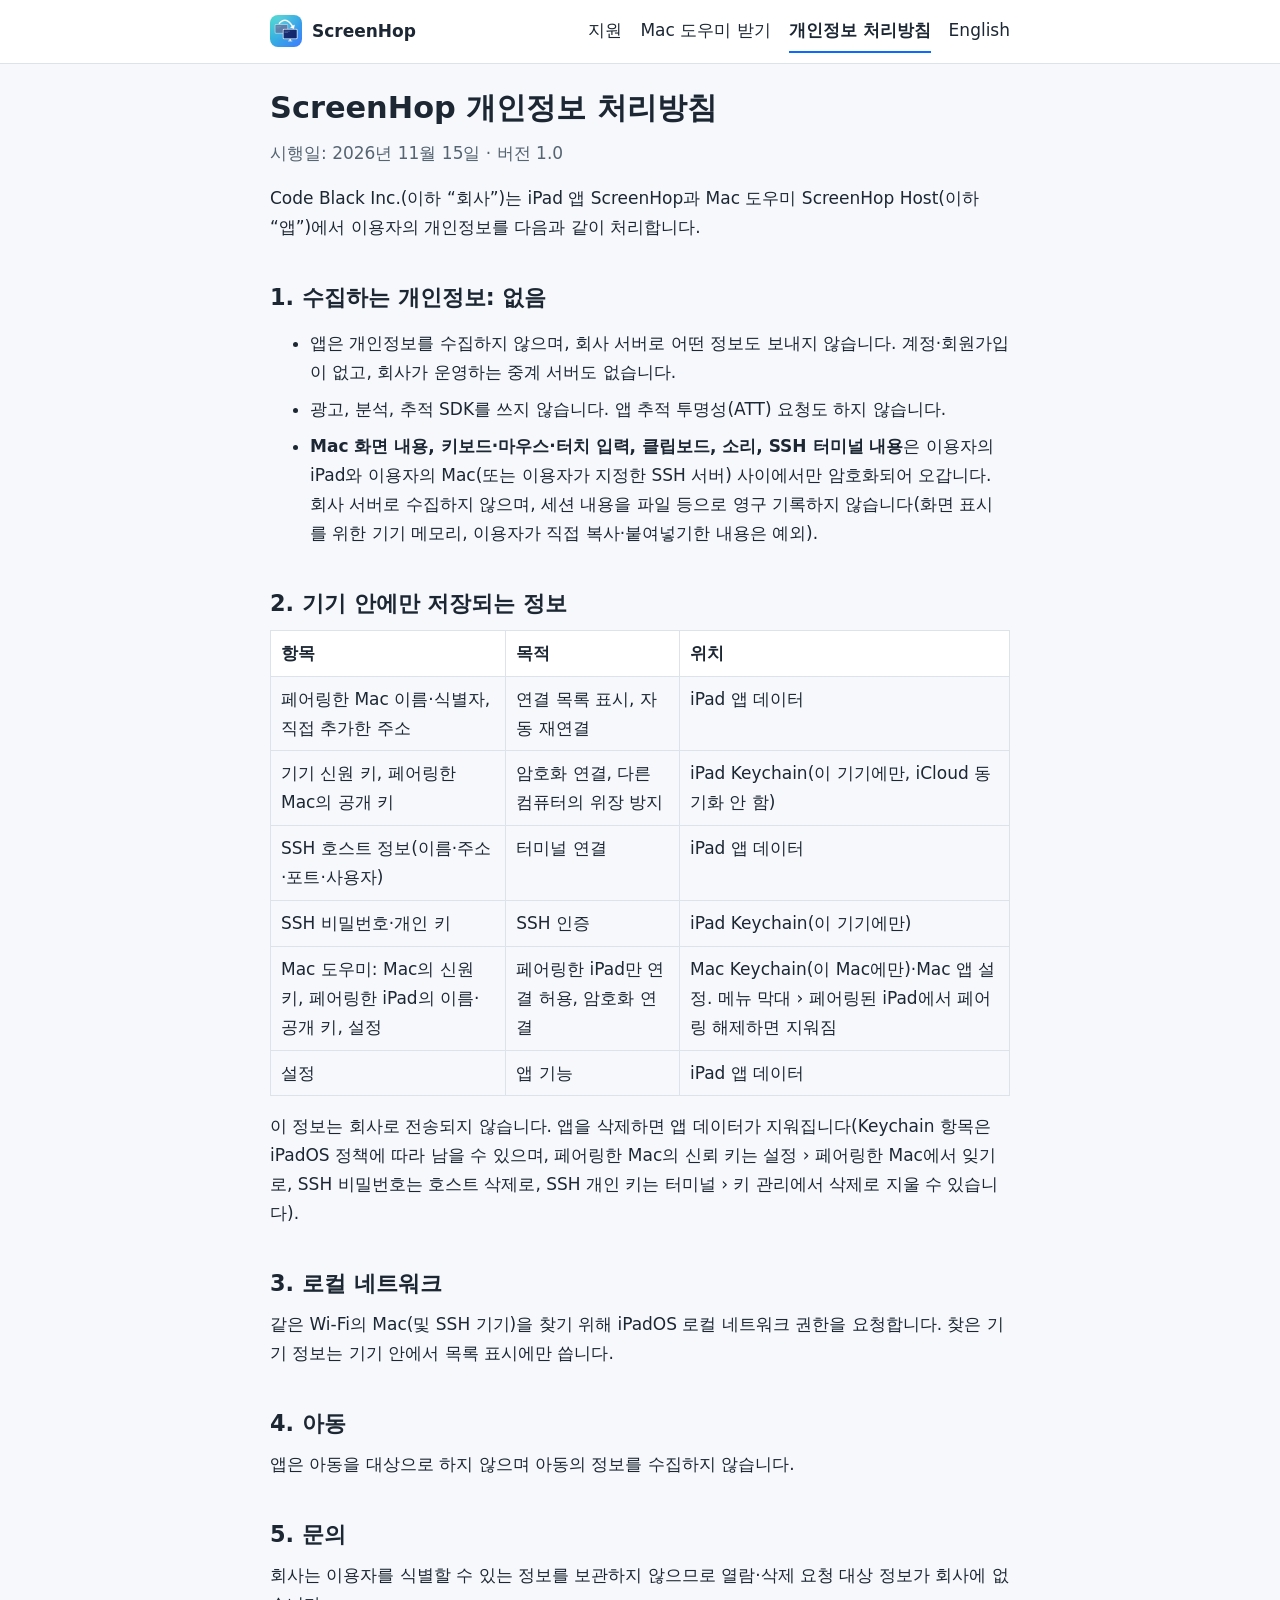
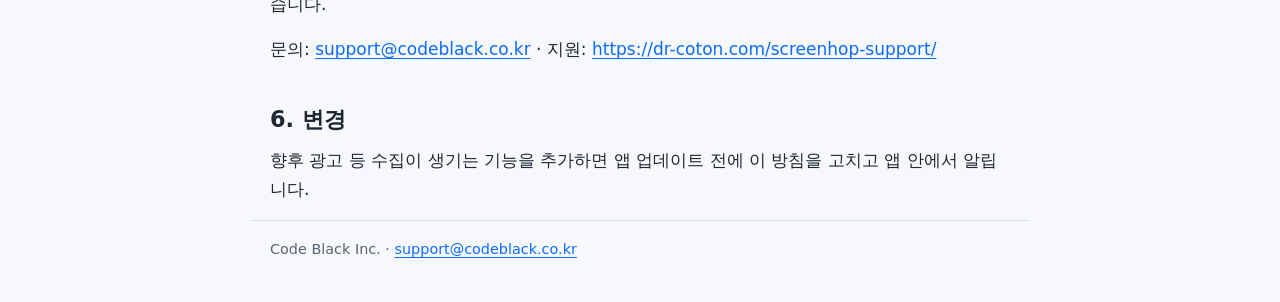
<file: privacy.html>
<!doctype html>
<html lang="ko"><head><meta charset="utf-8"><meta name="viewport" content="width=device-width,initial-scale=1">
<meta http-equiv="Content-Security-Policy" content="default-src 'none'; style-src 'self'; img-src 'self'; base-uri 'none'; form-action 'none'">
<title>ScreenHop 개인정보 처리방침</title><meta name="description" content="ScreenHop은 개인정보를 수집하지 않습니다.">
<link rel="canonical" href="https://dr-coton.com/screenhop-support/privacy.html"><link rel="alternate" hreflang="ko" href="https://dr-coton.com/screenhop-support/privacy.html"><link rel="alternate" hreflang="en" href="https://dr-coton.com/screenhop-support/en/privacy.html">
<link rel="icon" href="assets/icon.png"><link rel="stylesheet" href="style.css"></head>
<body><header class="top"><div class="wrap bar"><a class="brand" href="index.html"><img src="assets/icon.png" alt="" width="32" height="32"><span>ScreenHop</span></a>
<nav aria-label="메뉴"><a href="index.html">지원</a><a href="download.html">Mac 도우미 받기</a><a href="privacy.html" aria-current="page">개인정보 처리방침</a><a lang="en" href="en/privacy.html">English</a></nav></div></header>
<main class="wrap">
<h1>ScreenHop 개인정보 처리방침</h1>
<p class="muted">시행일: 2026년 11월 15일 · 버전 1.0</p>
<p>Code Black Inc.(이하 “회사”)는 iPad 앱 ScreenHop과 Mac 도우미 ScreenHop Host(이하 “앱”)에서 이용자의 개인정보를 다음과 같이 처리합니다.</p>

<h2>1. 수집하는 개인정보: 없음</h2>
<ul>
<li>앱은 개인정보를 수집하지 않으며, 회사 서버로 어떤 정보도 보내지 않습니다. 계정·회원가입이 없고, 회사가 운영하는 중계 서버도 없습니다.</li>
<li>광고, 분석, 추적 SDK를 쓰지 않습니다. 앱 추적 투명성(ATT) 요청도 하지 않습니다.</li>
<li><strong>Mac 화면 내용, 키보드·마우스·터치 입력, 클립보드, 소리, SSH 터미널 내용</strong>은 이용자의 iPad와 이용자의 Mac(또는 이용자가 지정한 SSH 서버) 사이에서만 암호화되어 오갑니다. 회사 서버로 수집하지 않으며, 세션 내용을 파일 등으로 영구 기록하지 않습니다(화면 표시를 위한 기기 메모리, 이용자가 직접 복사·붙여넣기한 내용은 예외).</li>
</ul>

<h2>2. 기기 안에만 저장되는 정보</h2>
<table><thead><tr><th>항목</th><th>목적</th><th>위치</th></tr></thead><tbody>
<tr><td>페어링한 Mac 이름·식별자, 직접 추가한 주소</td><td>연결 목록 표시, 자동 재연결</td><td>iPad 앱 데이터</td></tr>
<tr><td>기기 신원 키, 페어링한 Mac의 공개 키</td><td>암호화 연결, 다른 컴퓨터의 위장 방지</td><td>iPad Keychain(이 기기에만, iCloud 동기화 안 함)</td></tr>
<tr><td>SSH 호스트 정보(이름·주소·포트·사용자)</td><td>터미널 연결</td><td>iPad 앱 데이터</td></tr>
<tr><td>SSH 비밀번호·개인 키</td><td>SSH 인증</td><td>iPad Keychain(이 기기에만)</td></tr>
<tr><td>Mac 도우미: Mac의 신원 키, 페어링한 iPad의 이름·공개 키, 설정</td><td>페어링한 iPad만 연결 허용, 암호화 연결</td><td>Mac Keychain(이 Mac에만)·Mac 앱 설정. 메뉴 막대 › 페어링된 iPad에서 페어링 해제하면 지워짐</td></tr>
<tr><td>설정</td><td>앱 기능</td><td>iPad 앱 데이터</td></tr></tbody></table>
<p>이 정보는 회사로 전송되지 않습니다. 앱을 삭제하면 앱 데이터가 지워집니다(Keychain 항목은 iPadOS 정책에 따라 남을 수 있으며, 페어링한 Mac의 신뢰 키는 설정 › 페어링한 Mac에서 잊기로, SSH 비밀번호는 호스트 삭제로, SSH 개인 키는 터미널 › 키 관리에서 삭제로 지울 수 있습니다).</p>

<h2>3. 로컬 네트워크</h2>
<p>같은 Wi-Fi의 Mac(및 SSH 기기)을 찾기 위해 iPadOS 로컬 네트워크 권한을 요청합니다. 찾은 기기 정보는 기기 안에서 목록 표시에만 씁니다.</p>

<h2>4. 아동</h2>
<p>앱은 아동을 대상으로 하지 않으며 아동의 정보를 수집하지 않습니다.</p>

<h2>5. 문의</h2>
<p>회사는 이용자를 식별할 수 있는 정보를 보관하지 않으므로 열람·삭제 요청 대상 정보가 회사에 없습니다.</p>
<p>문의: <a href="mailto:support@codeblack.co.kr">support@codeblack.co.kr</a> · 지원: <a href="index.html">https://dr-coton.com/screenhop-support/</a></p>

<h2>6. 변경</h2>
<p>향후 광고 등 수집이 생기는 기능을 추가하면 앱 업데이트 전에 이 방침을 고치고 앱 안에서 알립니다.</p>
</main>
<footer class="wrap foot">Code Black Inc. · <a href="mailto:support@codeblack.co.kr">support@codeblack.co.kr</a></footer></body></html>
</file>
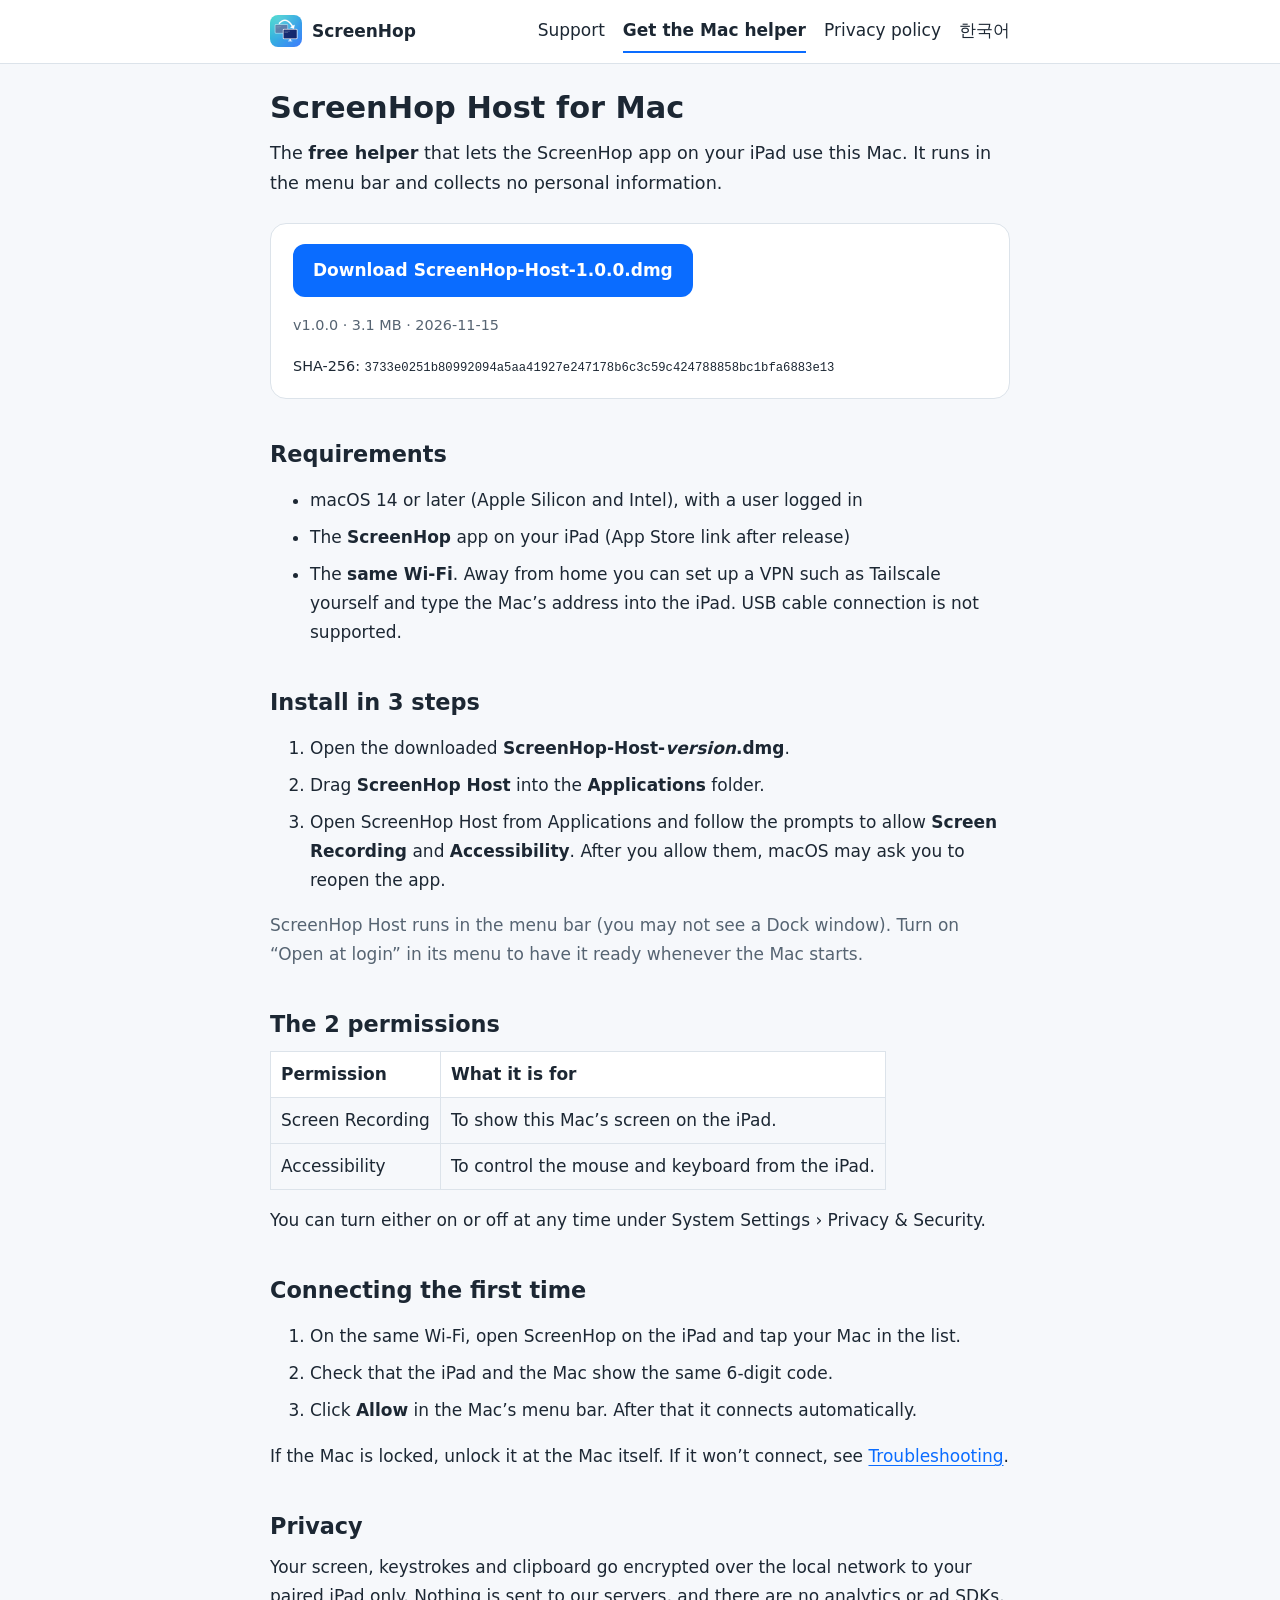
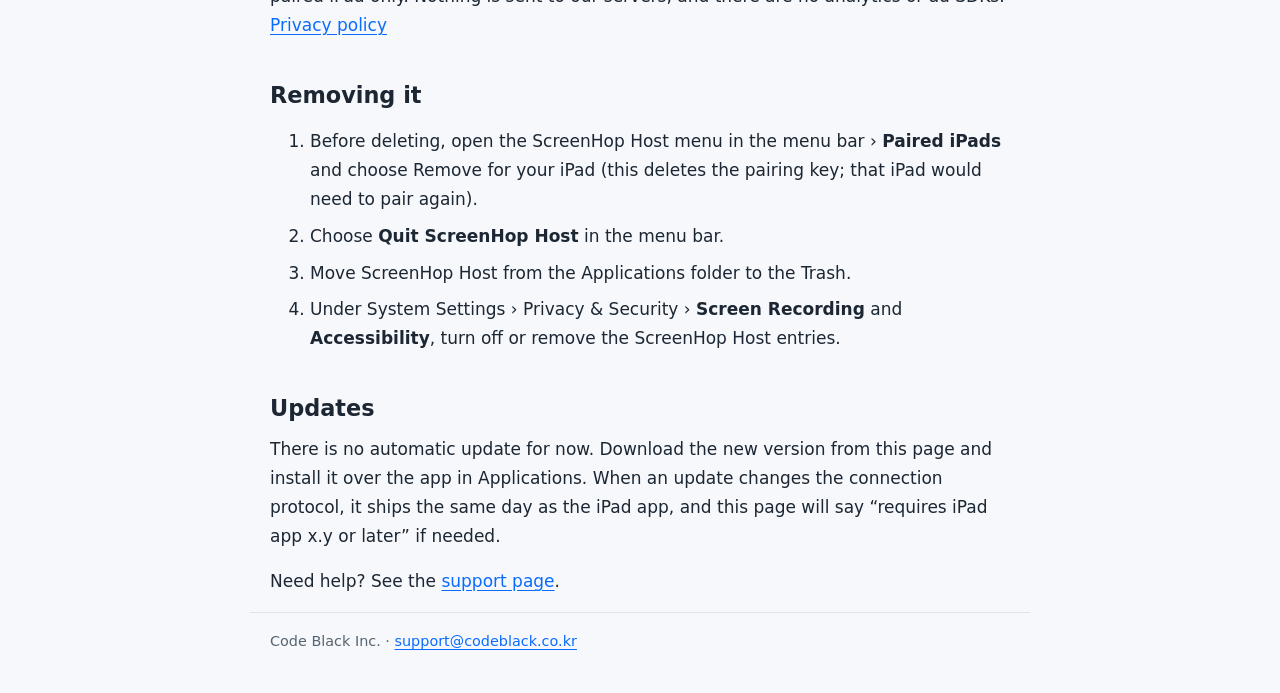
<file: en/download.html>
<!doctype html>
<html lang="en"><head><meta charset="utf-8"><meta name="viewport" content="width=device-width,initial-scale=1">
<meta http-equiv="Content-Security-Policy" content="default-src 'none'; style-src 'self'; img-src 'self'; base-uri 'none'; form-action 'none'">
<title>Download ScreenHop Host for Mac</title><meta name="description" content="ScreenHop Host, the free helper that lets your iPad use your Mac. Requirements, install steps and how to remove it.">
<link rel="canonical" href="https://dr-coton.com/screenhop-support/en/download.html"><link rel="alternate" hreflang="ko" href="https://dr-coton.com/screenhop-support/download.html"><link rel="alternate" hreflang="en" href="https://dr-coton.com/screenhop-support/en/download.html">
<link rel="icon" href="../assets/icon.png"><link rel="stylesheet" href="../style.css"></head>
<body><header class="top"><div class="wrap bar"><a class="brand" href="index.html"><img src="../assets/icon.png" alt="" width="32" height="32"><span>ScreenHop</span></a>
<nav aria-label="Menu"><a href="index.html">Support</a><a href="download.html" aria-current="page">Get the Mac helper</a><a href="privacy.html">Privacy policy</a><a lang="ko" href="../download.html">한국어</a></nav></div></header>
<main class="wrap">
<h1>ScreenHop Host for Mac</h1>
<p class="lead">The <strong>free helper</strong> that lets the ScreenHop app on your iPad use this Mac. It runs in the menu bar and collects no personal information.</p>
<div class="card dl"><p><a class="btn" href="https://github.com/dr-coton/screenhop-support/releases/download/host-1.0.0/ScreenHop-Host-1.0.0.dmg">Download ScreenHop-Host-1.0.0.dmg</a></p><p class="muted small">v1.0.0 · 3.1 MB · 2026-11-15</p><p class="small">SHA-256: <code>3733e0251b80992094a5aa41927e247178b6c3c59c424788858bc1bfa6883e13</code></p></div>
<h2>Requirements</h2>
<ul>
<li>macOS 14 or later (Apple Silicon and Intel), with a user logged in</li>
<li>The <strong>ScreenHop</strong> app on your iPad (App Store link after release)</li>
<li>The <strong>same Wi-Fi</strong>. Away from home you can set up a VPN such as Tailscale yourself and type the Mac’s address into the iPad. USB cable connection is not supported.</li>
</ul>
<h2>Install in 3 steps</h2>
<ol>
<li>Open the downloaded <strong>ScreenHop-Host-<em>version</em>.dmg</strong>.</li>
<li>Drag <strong>ScreenHop Host</strong> into the <strong>Applications</strong> folder.</li>
<li>Open ScreenHop Host from Applications and follow the prompts to allow <strong>Screen Recording</strong> and <strong>Accessibility</strong>. After you allow them, macOS may ask you to reopen the app.</li>
</ol>
<p class="muted">ScreenHop Host runs in the menu bar (you may not see a Dock window). Turn on “Open at login” in its menu to have it ready whenever the Mac starts.</p>
<h2>The 2 permissions</h2>
<table><thead><tr><th>Permission</th><th>What it is for</th></tr></thead><tbody>
<tr><td>Screen Recording</td><td>To show this Mac’s screen on the iPad.</td></tr>
<tr><td>Accessibility</td><td>To control the mouse and keyboard from the iPad.</td></tr></tbody></table>
<p>You can turn either on or off at any time under System Settings › Privacy &amp; Security.</p>
<h2>Connecting the first time</h2>
<ol>
<li>On the same Wi-Fi, open ScreenHop on the iPad and tap your Mac in the list.</li>
<li>Check that the iPad and the Mac show the same 6-digit code.</li>
<li>Click <strong>Allow</strong> in the Mac’s menu bar. After that it connects automatically.</li>
</ol>
<p>If the Mac is locked, unlock it at the Mac itself. If it won’t connect, see <a href="index.html#trouble">Troubleshooting</a>.</p>
<h2>Privacy</h2>
<p>Your screen, keystrokes and clipboard go encrypted over the local network to your paired iPad only. Nothing is sent to our servers, and there are no analytics or ad SDKs. <a href="privacy.html">Privacy policy</a></p>
<h2 id="uninstall">Removing it</h2>
<ol>
<li>Before deleting, open the ScreenHop Host menu in the menu bar › <strong>Paired iPads</strong> and choose Remove for your iPad (this deletes the pairing key; that iPad would need to pair again).</li>
<li>Choose <strong>Quit ScreenHop Host</strong> in the menu bar.</li>
<li>Move ScreenHop Host from the Applications folder to the Trash.</li>
<li>Under System Settings › Privacy &amp; Security › <strong>Screen Recording</strong> and <strong>Accessibility</strong>, turn off or remove the ScreenHop Host entries.</li>
</ol>
<h2>Updates</h2>
<p>There is no automatic update for now. Download the new version from this page and install it over the app in Applications. When an update changes the connection protocol, it ships the same day as the iPad app, and this page will say “requires iPad app x.y or later” if needed.</p>
<p>Need help? See the <a href="index.html">support page</a>.</p>
</main>
<footer class="wrap foot">Code Black Inc. · <a href="mailto:support@codeblack.co.kr">support@codeblack.co.kr</a></footer></body></html>
</file>
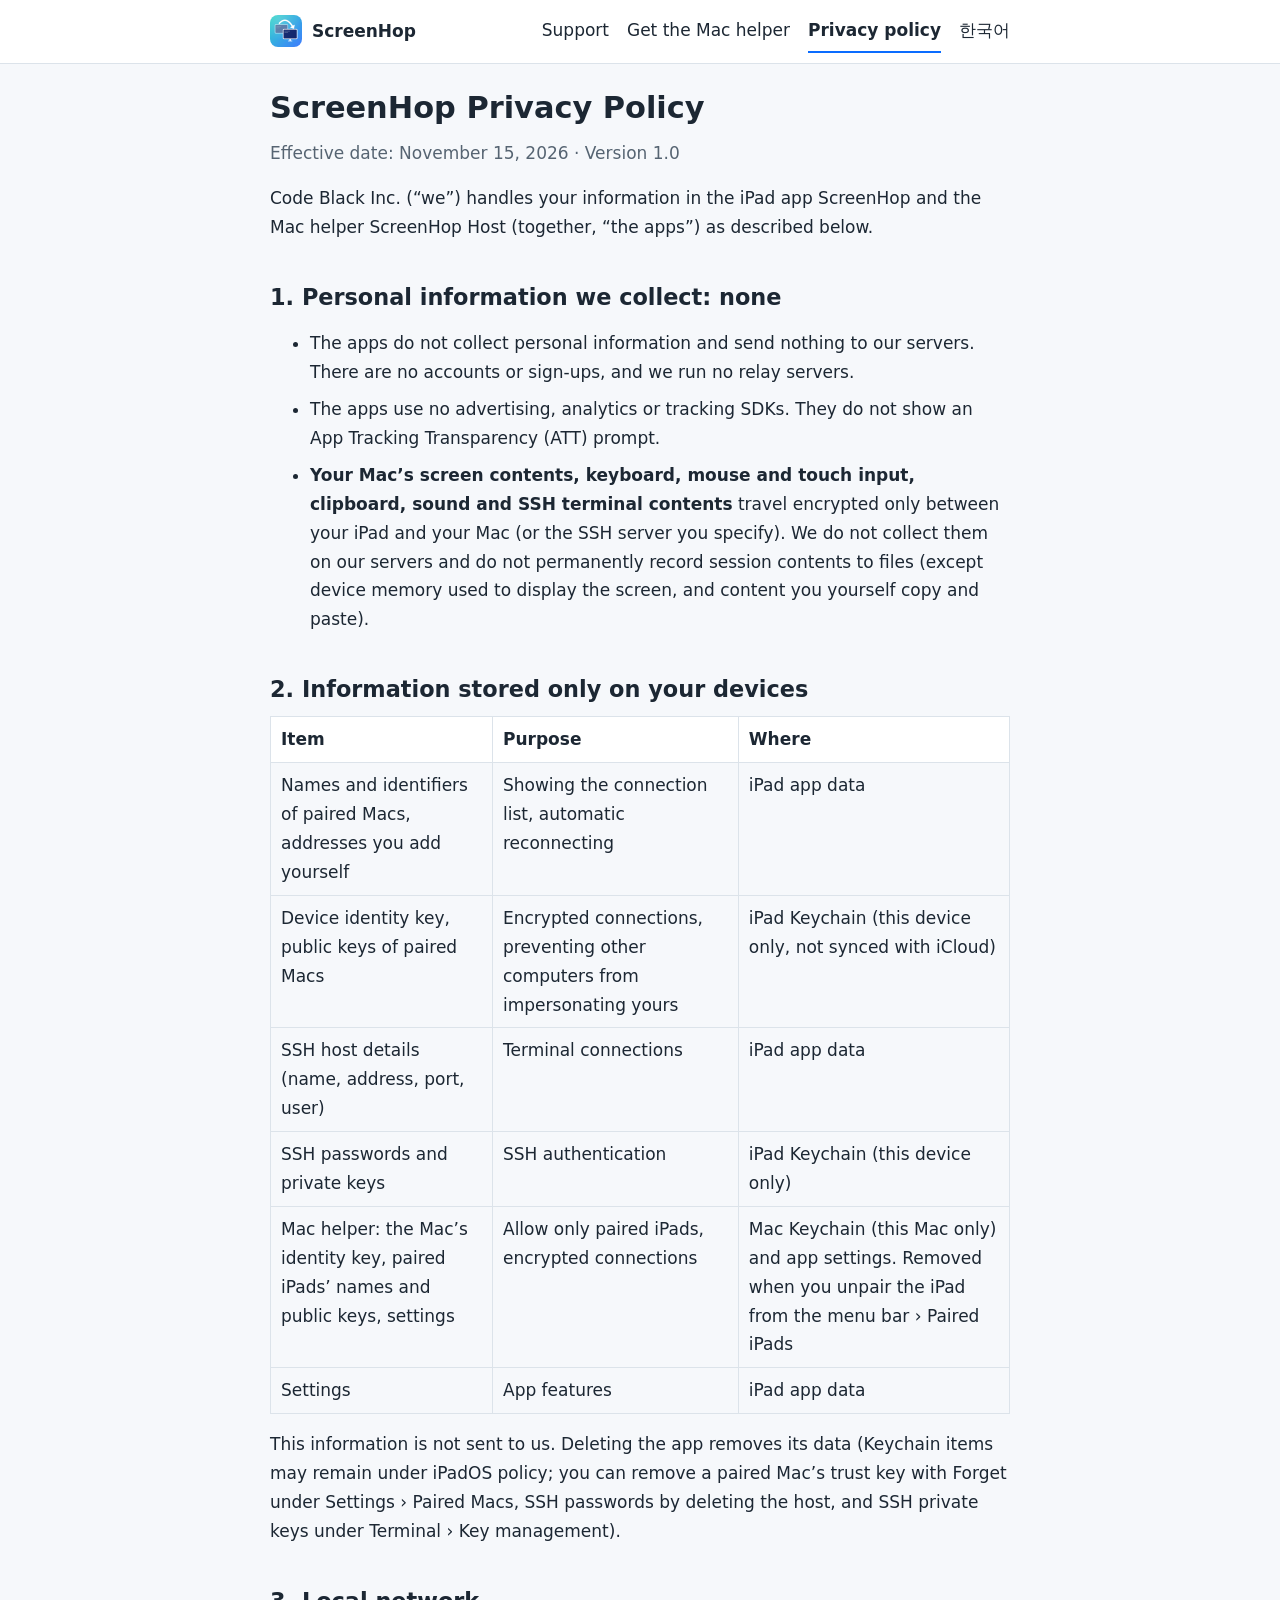
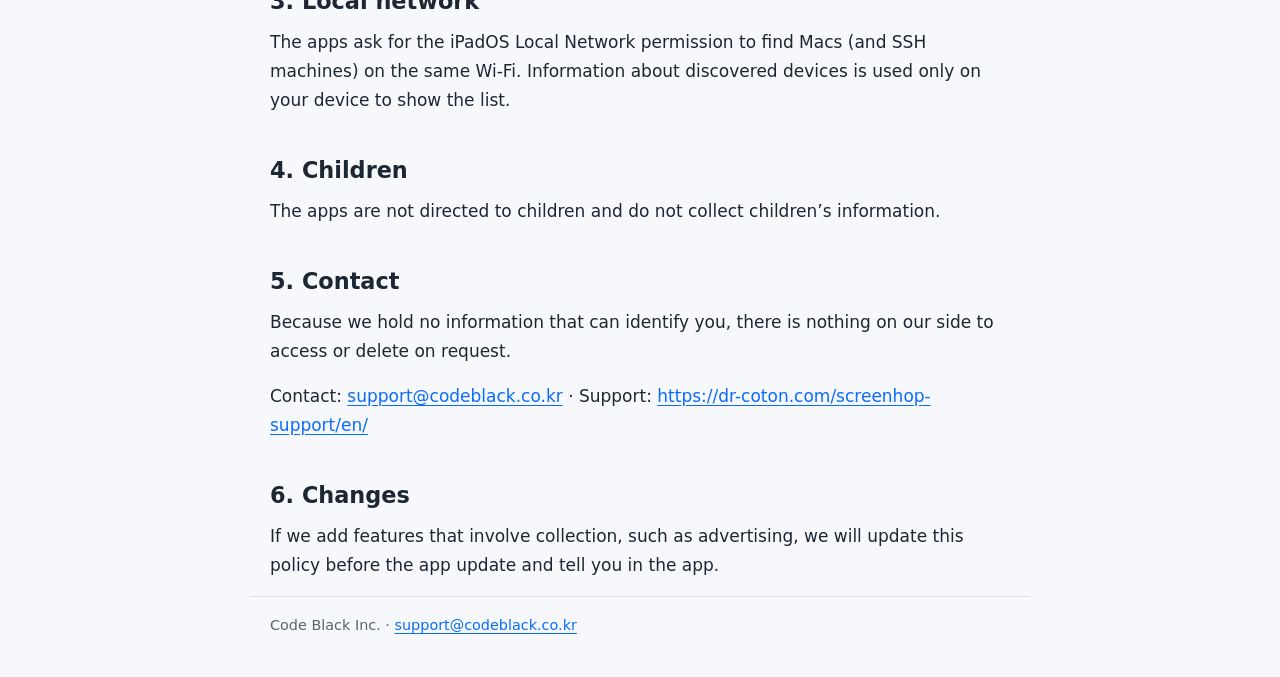
<file: en/privacy.html>
<!doctype html>
<html lang="en"><head><meta charset="utf-8"><meta name="viewport" content="width=device-width,initial-scale=1">
<meta http-equiv="Content-Security-Policy" content="default-src 'none'; style-src 'self'; img-src 'self'; base-uri 'none'; form-action 'none'">
<title>ScreenHop Privacy Policy</title><meta name="description" content="ScreenHop collects no personal information.">
<link rel="canonical" href="https://dr-coton.com/screenhop-support/en/privacy.html"><link rel="alternate" hreflang="ko" href="https://dr-coton.com/screenhop-support/privacy.html"><link rel="alternate" hreflang="en" href="https://dr-coton.com/screenhop-support/en/privacy.html">
<link rel="icon" href="../assets/icon.png"><link rel="stylesheet" href="../style.css"></head>
<body><header class="top"><div class="wrap bar"><a class="brand" href="index.html"><img src="../assets/icon.png" alt="" width="32" height="32"><span>ScreenHop</span></a>
<nav aria-label="Menu"><a href="index.html">Support</a><a href="download.html">Get the Mac helper</a><a href="privacy.html" aria-current="page">Privacy policy</a><a lang="ko" href="../privacy.html">한국어</a></nav></div></header>
<main class="wrap">
<h1>ScreenHop Privacy Policy</h1>
<p class="muted">Effective date: November 15, 2026 · Version 1.0</p>
<p>Code Black Inc. (“we”) handles your information in the iPad app ScreenHop and the Mac helper ScreenHop Host (together, “the apps”) as described below.</p>

<h2>1. Personal information we collect: none</h2>
<ul>
<li>The apps do not collect personal information and send nothing to our servers. There are no accounts or sign-ups, and we run no relay servers.</li>
<li>The apps use no advertising, analytics or tracking SDKs. They do not show an App Tracking Transparency (ATT) prompt.</li>
<li><strong>Your Mac’s screen contents, keyboard, mouse and touch input, clipboard, sound and SSH terminal contents</strong> travel encrypted only between your iPad and your Mac (or the SSH server you specify). We do not collect them on our servers and do not permanently record session contents to files (except device memory used to display the screen, and content you yourself copy and paste).</li>
</ul>

<h2>2. Information stored only on your devices</h2>
<table><thead><tr><th>Item</th><th>Purpose</th><th>Where</th></tr></thead><tbody>
<tr><td>Names and identifiers of paired Macs, addresses you add yourself</td><td>Showing the connection list, automatic reconnecting</td><td>iPad app data</td></tr>
<tr><td>Device identity key, public keys of paired Macs</td><td>Encrypted connections, preventing other computers from impersonating yours</td><td>iPad Keychain (this device only, not synced with iCloud)</td></tr>
<tr><td>SSH host details (name, address, port, user)</td><td>Terminal connections</td><td>iPad app data</td></tr>
<tr><td>SSH passwords and private keys</td><td>SSH authentication</td><td>iPad Keychain (this device only)</td></tr>
<tr><td>Mac helper: the Mac’s identity key, paired iPads’ names and public keys, settings</td><td>Allow only paired iPads, encrypted connections</td><td>Mac Keychain (this Mac only) and app settings. Removed when you unpair the iPad from the menu bar › Paired iPads</td></tr>
<tr><td>Settings</td><td>App features</td><td>iPad app data</td></tr></tbody></table>
<p>This information is not sent to us. Deleting the app removes its data (Keychain items may remain under iPadOS policy; you can remove a paired Mac’s trust key with Forget under Settings › Paired Macs, SSH passwords by deleting the host, and SSH private keys under Terminal › Key management).</p>

<h2>3. Local network</h2>
<p>The apps ask for the iPadOS Local Network permission to find Macs (and SSH machines) on the same Wi-Fi. Information about discovered devices is used only on your device to show the list.</p>

<h2>4. Children</h2>
<p>The apps are not directed to children and do not collect children’s information.</p>

<h2>5. Contact</h2>
<p>Because we hold no information that can identify you, there is nothing on our side to access or delete on request.</p>
<p>Contact: <a href="mailto:support@codeblack.co.kr">support@codeblack.co.kr</a> · Support: <a href="index.html">https://dr-coton.com/screenhop-support/en/</a></p>

<h2>6. Changes</h2>
<p>If we add features that involve collection, such as advertising, we will update this policy before the app update and tell you in the app.</p>
</main>
<footer class="wrap foot">Code Black Inc. · <a href="mailto:support@codeblack.co.kr">support@codeblack.co.kr</a></footer></body></html>
</file>
<file: style.css>
:root{--paper:#f6f8fb;--ink:#1c2733;--muted:#566472;--card:#fff;--line:#dce3ea;--accent:#0a6cff;--accent-ink:#fff}
@media(prefers-color-scheme:dark){:root{--paper:#12181e;--ink:#eef2f6;--muted:#a9b6c2;--card:#1c252d;--line:#2d3945;--accent:#6aa9ff;--accent-ink:#06121f}}
*{box-sizing:border-box}
body{margin:0;background:var(--paper);color:var(--ink);font:17px/1.7 -apple-system,"Apple SD Gothic Neo",system-ui,sans-serif;-webkit-text-size-adjust:100%}
.wrap{max-width:780px;margin:0 auto;padding:0 20px}
.top{background:var(--card);border-bottom:1px solid var(--line)}
.bar{display:flex;flex-wrap:wrap;align-items:center;justify-content:space-between;gap:8px 20px;padding-top:10px;padding-bottom:10px}
.brand{display:flex;align-items:center;gap:10px;font-weight:700;color:var(--ink);text-decoration:none}
.brand img{border-radius:8px}
.top nav{display:flex;flex-wrap:wrap;gap:4px 18px}
.top nav a{color:var(--ink);text-decoration:none;padding:6px 0;border-bottom:2px solid transparent}
.top nav a[aria-current=page]{border-color:var(--accent);font-weight:600}
main{padding-top:20px;padding-bottom:48px}
h1{font-size:1.9rem;line-height:1.3;margin:24px 0 12px}
h2{font-size:1.4rem;line-height:1.35;margin:40px 0 12px;scroll-margin-top:12px}
h3{font-size:1.1rem;margin:26px 0 6px}
p{margin:0 0 16px}
li{margin-bottom:8px}
.lead{font-size:1.1rem}
.muted{color:var(--muted)}.small{font-size:.9rem}
a{color:var(--accent);text-underline-offset:.2em}
a:focus-visible,.btn:focus-visible{outline:3px solid currentColor;outline-offset:3px}
.card{background:var(--card);border:1px solid var(--line);border-radius:16px;padding:20px 22px;margin:24px 0}
.card p:last-child{margin-bottom:0}
.btn{display:inline-block;background:var(--accent);color:var(--accent-ink);padding:12px 20px;border-radius:12px;text-decoration:none;font-weight:600;word-break:break-all}
.dl.soon{border-style:dashed}
.todo{background:#fff3b0;color:#4a3b00;padding:0 6px;border-radius:4px}
.toc ul{list-style:none;padding:0;margin:0;display:flex;flex-wrap:wrap;gap:6px 10px}
.toc li{margin:0}
.toc a{display:inline-block;background:var(--card);border:1px solid var(--line);border-radius:999px;padding:4px 14px;text-decoration:none;font-size:.95rem}
table{border-collapse:collapse;width:100%;margin:0 0 16px;display:block;overflow-x:auto}
th,td{border:1px solid var(--line);padding:8px 10px;text-align:left;vertical-align:top;min-width:6em}
th{background:var(--card)}
code{font:.85em ui-monospace,Menlo,monospace;word-break:break-all}
.foot{border-top:1px solid var(--line);padding-top:16px;padding-bottom:40px;color:var(--muted);font-size:.9rem}
@media(max-width:480px){body{font-size:16px}h1{font-size:1.6rem}h2{font-size:1.25rem}}
</file>
